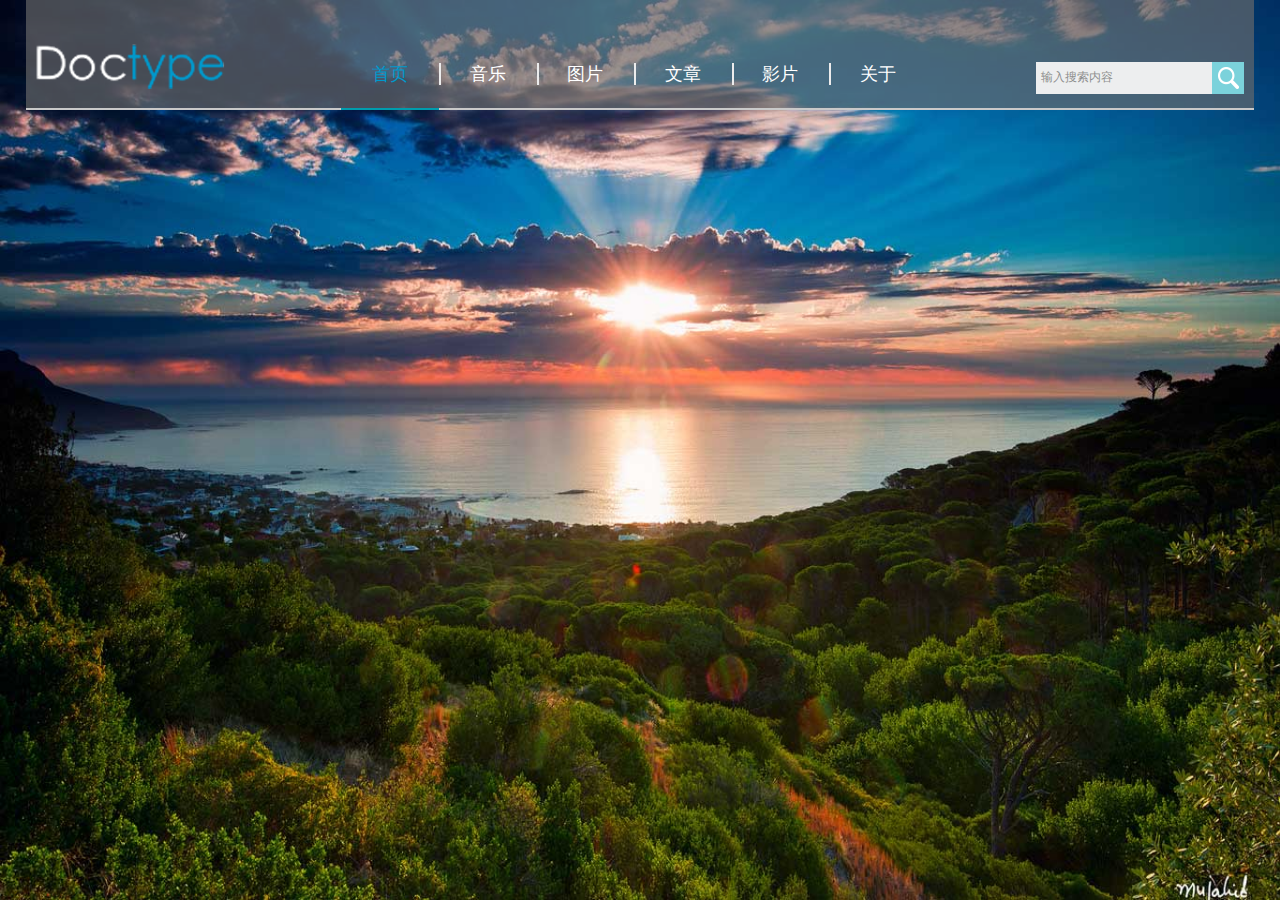
<file: header_nav/index.html>
<!DOCTYPE html>
<html>
<head>
	<title>横排NAV效果</title>
	<meta charset="utf-8">
    <link rel="stylesheet" type="text/css" href="css/style.css">
    <script type="text/javascript" src="js/jquery-1.9.1.min.js"></script>
</head>
<body>
<div id="bg">
    <img class="bg" id="bg_01" src="image/02.jpg">
    <img class="bg" id="bg_02" src="image/03.jpg">
    <img class="bg" id="bg_03" src="image/06.jpg">
    <!-- <div class="bg" id="bg_01">
    <div class="bg" id="bg_02">
    <div class="bg" id="bg_03"> -->
</div>
<div id="header" class="container">
    <div id="header_logo" ></div>
    <div id="header_nav">
       <ul id="header_menu_list">
           <li class="header_menu_list header_menu_list_checked header_menu_list_fi"><a href="">首页</a></li>
           <li class="header_menu_list"><span></span><a href="">音乐</a></li>
           <li class="header_menu_list"><span></span><a href="">图片</a></li>
           <li class="header_menu_list"><span></span><a href="">文章</a></li>
           <li class="header_menu_list"><span></span><a href="">影片</a></li>
           <li class="header_menu_list"><span></span><a href="">关于</a></li>
           <div class="clear"></div>
       </ul>
       <div id="header_menu_details">
            <div id="header_menu_details_box">
                <div id="header_menu_details_mask">
                    <div class="header_detail_container">
                        <div class="header_detail_box">
                            <div class="header_detail_img">
                                <div class="header_detail_imgCover"></div>
                            </div>
                            <p class="header_detail_title"><img src="image/nav_menu_arrow.png" alt="">示例文字</p>
                        </div>
                        <div class="header_detail_box">
                            <div class="header_detail_img">
                                <div class="header_detail_imgCover"></div>
                            </div>
                            <p class="header_detail_title"><img src="image/nav_menu_arrow.png" alt="">示例文字</p>
                        </div>
                        <div class="header_detail_box">
                            <div class="header_detail_img">
                                <div class="header_detail_imgCover"></div>
                            </div>
                            <p class="header_detail_title"><img src="image/nav_menu_arrow.png" alt="">示例文字</p>
                        </div>
                        <div class="header_detail_box">
                            <div class="header_detail_img">
                                <div class="header_detail_imgCover"></div>
                            </div>
                            <p class="header_detail_title"><img src="image/nav_menu_arrow.png" alt="">示例文字</p>
                        </div>
                        <div class="header_detail_box">
                            <div class="header_detail_img">
                                <div class="header_detail_imgCover"></div>
                            </div>
                            <p class="header_detail_title"><img src="image/nav_menu_arrow.png" alt="">示例文字</p>
                        </div>
                        <div class="clear"></div>
                    </div>
                    <div class="header_detail_container">
                        <div class="header_detail_box">
                            <div class="header_detail_img">
                                <div class="header_detail_imgCover"></div>
                            </div>
                            <p class="header_detail_title"><img src="image/nav_menu_arrow.png" alt="">示例文字</p>
                        </div>
                        <div class="header_detail_box">
                            <div class="header_detail_img">
                                <div class="header_detail_imgCover"></div>
                            </div>
                            <p class="header_detail_title"><img src="image/nav_menu_arrow.png" alt="">示例文字</p>
                        </div>
                        <div class="header_detail_box">
                            <div class="header_detail_img">
                                <div class="header_detail_imgCover"></div>
                            </div>
                            <p class="header_detail_title"><img src="image/nav_menu_arrow.png" alt="">示例文字</p>
                        </div>
                        <div class="header_detail_box">
                            <div class="header_detail_img">
                                <div class="header_detail_imgCover"></div>
                            </div>
                            <p class="header_detail_title"><img src="image/nav_menu_arrow.png" alt="">示例文字</p>
                        </div>
                        <div class="header_detail_box">
                            <div class="header_detail_img">
                                <div class="header_detail_imgCover"></div>
                            </div>
                            <p class="header_detail_title"><img src="image/nav_menu_arrow.png" alt="">示例文字</p>
                        </div>
                        <div class="clear"></div>
                    </div>
                    <div class="header_detail_container">
                        <div class="header_detail_box">
                            <div class="header_detail_img">
                                <div class="header_detail_imgCover"></div>
                            </div>
                            <p class="header_detail_title"><img src="image/nav_menu_arrow.png" alt="">示例文字</p>
                        </div>
                        <div class="header_detail_box">
                            <div class="header_detail_img">
                                <div class="header_detail_imgCover"></div>
                            </div>
                            <p class="header_detail_title"><img src="image/nav_menu_arrow.png" alt="">示例文字</p>
                        </div>
                        <div class="header_detail_box">
                            <div class="header_detail_img">
                                <div class="header_detail_imgCover"></div>
                            </div>
                            <p class="header_detail_title"><img src="image/nav_menu_arrow.png" alt="">示例文字</p>
                        </div>
                        <div class="header_detail_box">
                            <div class="header_detail_img">
                                <div class="header_detail_imgCover"></div>
                            </div>
                            <p class="header_detail_title"><img src="image/nav_menu_arrow.png" alt="">示例文字</p>
                        </div>
                        <div class="header_detail_box">
                            <div class="header_detail_img">
                                <div class="header_detail_imgCover"></div>
                            </div>
                            <p class="header_detail_title"><img src="image/nav_menu_arrow.png" alt="">示例文字</p>
                        </div>
                        <div class="clear"></div>
                    </div>
                    <div class="header_detail_container">
                        <div class="header_detail_box">
                            <div class="header_detail_img">
                                <div class="header_detail_imgCover"></div>
                            </div>
                            <p class="header_detail_title"><img src="image/nav_menu_arrow.png" alt="">示例文字</p>
                        </div>
                        <div class="header_detail_box">
                            <div class="header_detail_img">
                                <div class="header_detail_imgCover"></div>
                            </div>
                            <p class="header_detail_title"><img src="image/nav_menu_arrow.png" alt="">示例文字</p>
                        </div>
                        <div class="header_detail_box">
                            <div class="header_detail_img">
                                <div class="header_detail_imgCover"></div>
                            </div>
                            <p class="header_detail_title"><img src="image/nav_menu_arrow.png" alt="">示例文字</p>
                        </div>
                        <div class="header_detail_box">
                            <div class="header_detail_img">
                                <div class="header_detail_imgCover"></div>
                            </div>
                            <p class="header_detail_title"><img src="image/nav_menu_arrow.png" alt="">示例文字</p>
                        </div>
                        <div class="header_detail_box">
                            <div class="header_detail_img">
                                <div class="header_detail_imgCover"></div>
                            </div>
                            <p class="header_detail_title"><img src="image/nav_menu_arrow.png" alt="">示例文字</p>
                        </div>
                        <div class="clear"></div>
                    </div>
                    <div class="header_detail_container">
                        <div class="header_detail_box">
                            <div class="header_detail_img">
                                <div class="header_detail_imgCover"></div>
                            </div>
                            <p class="header_detail_title"><img src="image/nav_menu_arrow.png" alt="">示例文字</p>
                        </div>
                        <div class="header_detail_box">
                            <div class="header_detail_img">
                                <div class="header_detail_imgCover"></div>
                            </div>
                            <p class="header_detail_title"><img src="image/nav_menu_arrow.png" alt="">示例文字</p>
                        </div>
                        <div class="header_detail_box">
                            <div class="header_detail_img">
                                <div class="header_detail_imgCover"></div>
                            </div>
                            <p class="header_detail_title"><img src="image/nav_menu_arrow.png" alt="">示例文字</p>
                        </div>
                        <div class="header_detail_box">
                            <div class="header_detail_img">
                                <div class="header_detail_imgCover"></div>
                            </div>
                            <p class="header_detail_title"><img src="image/nav_menu_arrow.png" alt="">示例文字</p>
                        </div>
                        <div class="header_detail_box">
                            <div class="header_detail_img">
                                <div class="header_detail_imgCover"></div>
                            </div>
                            <p class="header_detail_title"><img src="image/nav_menu_arrow.png" alt="">示例文字</p>
                        </div>
                        <div class="clear"></div>
                    </div>
                    <div class="header_detail_container">
                        <div class="header_detail_box">
                            <div class="header_detail_img">
                                <div class="header_detail_imgCover"></div>
                            </div>
                            <p class="header_detail_title"><img src="image/nav_menu_arrow.png" alt="">示例文字</p>
                        </div>
                        <div class="header_detail_box">
                            <div class="header_detail_img">
                                <div class="header_detail_imgCover"></div>
                            </div>
                            <p class="header_detail_title"><img src="image/nav_menu_arrow.png" alt="">示例文字</p>
                        </div>
                        <div class="header_detail_box">
                            <div class="header_detail_img">
                                <div class="header_detail_imgCover"></div>
                            </div>
                            <p class="header_detail_title"><img src="image/nav_menu_arrow.png" alt="">示例文字</p>
                        </div>
                        <div class="header_detail_box">
                            <div class="header_detail_img">
                                <div class="header_detail_imgCover"></div>
                            </div>
                            <p class="header_detail_title"><img src="image/nav_menu_arrow.png" alt="">示例文字</p>
                        </div>
                        <div class="header_detail_box">
                            <div class="header_detail_img">
                                <div class="header_detail_imgCover"></div>
                            </div>
                            <p class="header_detail_title"><img src="image/nav_menu_arrow.png" alt="">示例文字</p>
                        </div>
                        <div class="clear"></div>
                    </div>
                    <div class="clear"></div>
                </div>
       </div>
       </div>
    </div>
    <div id="header_search">
        <input class="header_search_text" type="text" name="" id="header_search_text" value="输入搜索内容">
        <input class="header_search_subm" type="submit" value="">
    </div>
    <div class="clear"></div>
</div>


<script type="text/javascript" src="js/common.js"></script>
</body>
</html>
</file>
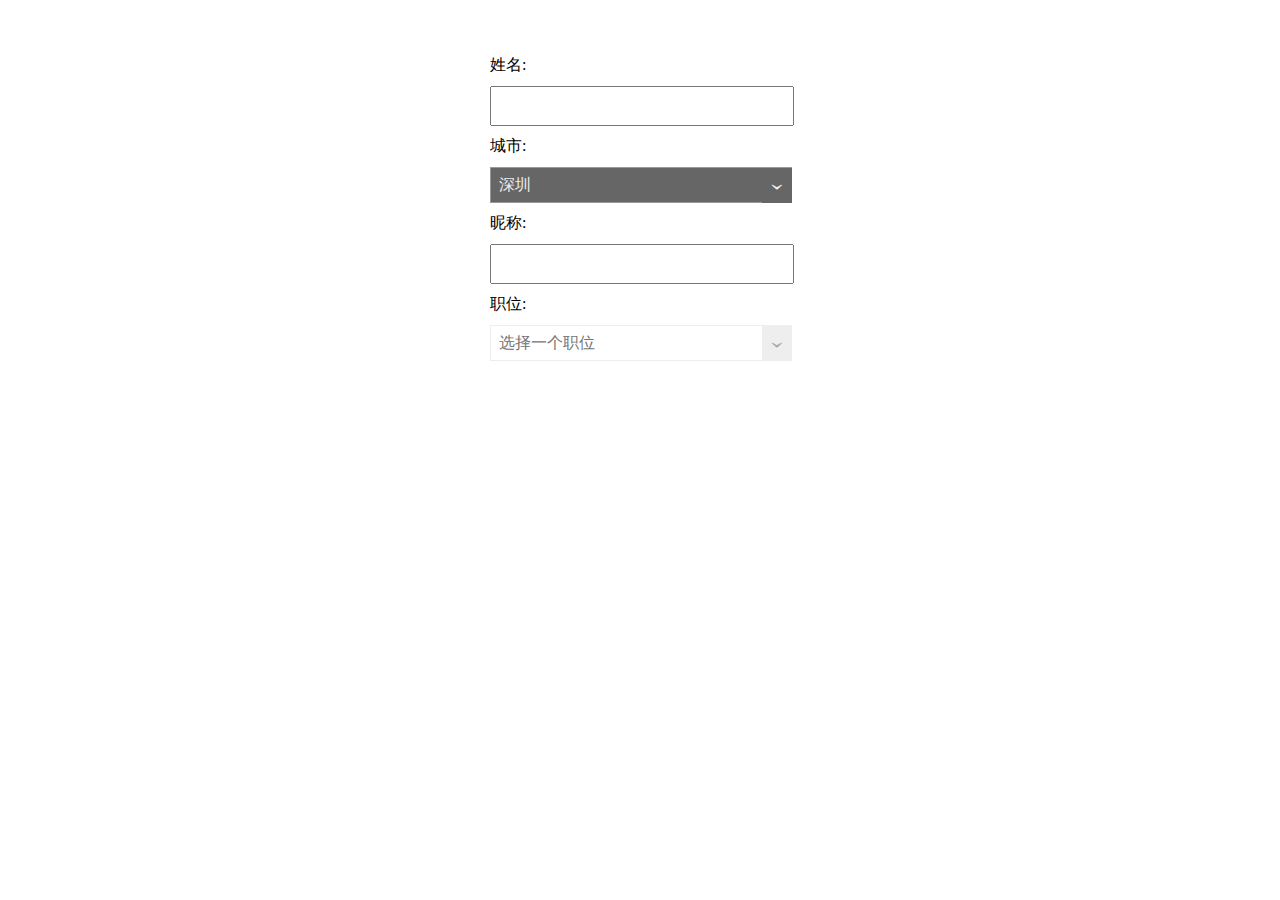
<file: js弹出式下拉列表框选择省市地区美化插件pickout.js/index.html>
<!doctype html>
<html lang="zh">
<head>
	<meta charset="UTF-8">
	<meta http-equiv="X-UA-Compatible" content="IE=edge,chrome=1"> 
	<meta name="viewport" content="width=device-width, initial-scale=1.0, maximum-scale=1.0">
	<title>js弹出式下拉列表框选择省市地区美化插件 - pickout </title>
 
	<style>
		*{padding:0;margin:0;}
		.content {
			margin:50px auto 0;
			width:300px;
			min-height: 500px;
		}

		.form-group {
			width:100%;
			float:left;
			margin:5px 0;
		}

		label{
			margin-bottom:10px;
			float:left;			
		}

		.field-input, select{
			width:calc(100% - 20px);
			float:left;
			padding:10px;
			font-family:inherit;
		}		

	</style>
	<link rel="stylesheet" href="css/pickout.css">
	<!--[if IE]>
		<script src="http://libs.useso.com/js/html5shiv/3.7/html5shiv.min.js"></script>
	<![endif]-->
</head>
<body>
	<div class="htmleaf-container">
		 
		<div class="content -bg">		
			<form action="#" method="post">
				<div class="form-group">
					<label for="name">姓名:</label>
					<input type="text" name="name" id="name" class="field-input">
				</div>			
				<div class="form-group">
					<label for="city">城市:</label>
					<select name="city" id="city" class="city pickout" placeholder="选择一个城市">
						<option data-icon="&spades;" value="bj">北京</option>
						<option data-icon="&clubs;" value="sh">上海</option>
						<option data-icon="&hearts;" value="gz">广州</option>
						<option selected data-icon="&diams;" value="sz">深圳</option>
						<option data-icon="&#9786;" value="xg">香港</option>
						<option data-icon="&#9792;" value="sjz">石家庄</option>
						<option data-icon="&#9794;" value="cd">成都</option>
					</select>			
				</div>
				<div class="form-group">
					<label for="name2">昵称:</label>
					<input type="text" name="name2" id="name2" class="field-input">			
				</div>
				<div class="form-group">
					<label for="state">职位:</label>
					<select name="state" id="state" class="state pickout" placeholder="选择一个职位">
						<option value="pe">项目经理</option>
						<option value="pb">工程师</option>
						<option value="ba">培训师</option>
						<option value="sp">项目策划</option>
						<option value="qd">前端开发</option>
					</select>			
				</div>		
			</form>
		</div>
		 
	</div>
	
	<script src="js/pickout.js"></script>
	<script>

		// Preparar o select
		//pickout.to('.pickout');
		pickout.to({
			el:'.city',
			theme: 'dark', 
			search: true
		});

		pickout.to({
			el:'.state',
			theme: 'clean',
		});

		// Caso o valor já venha do servidor, já atribui a seleção automaticamente
		pickout.updated('.city');
		
		
	</script>
</body>
</html>
</file>
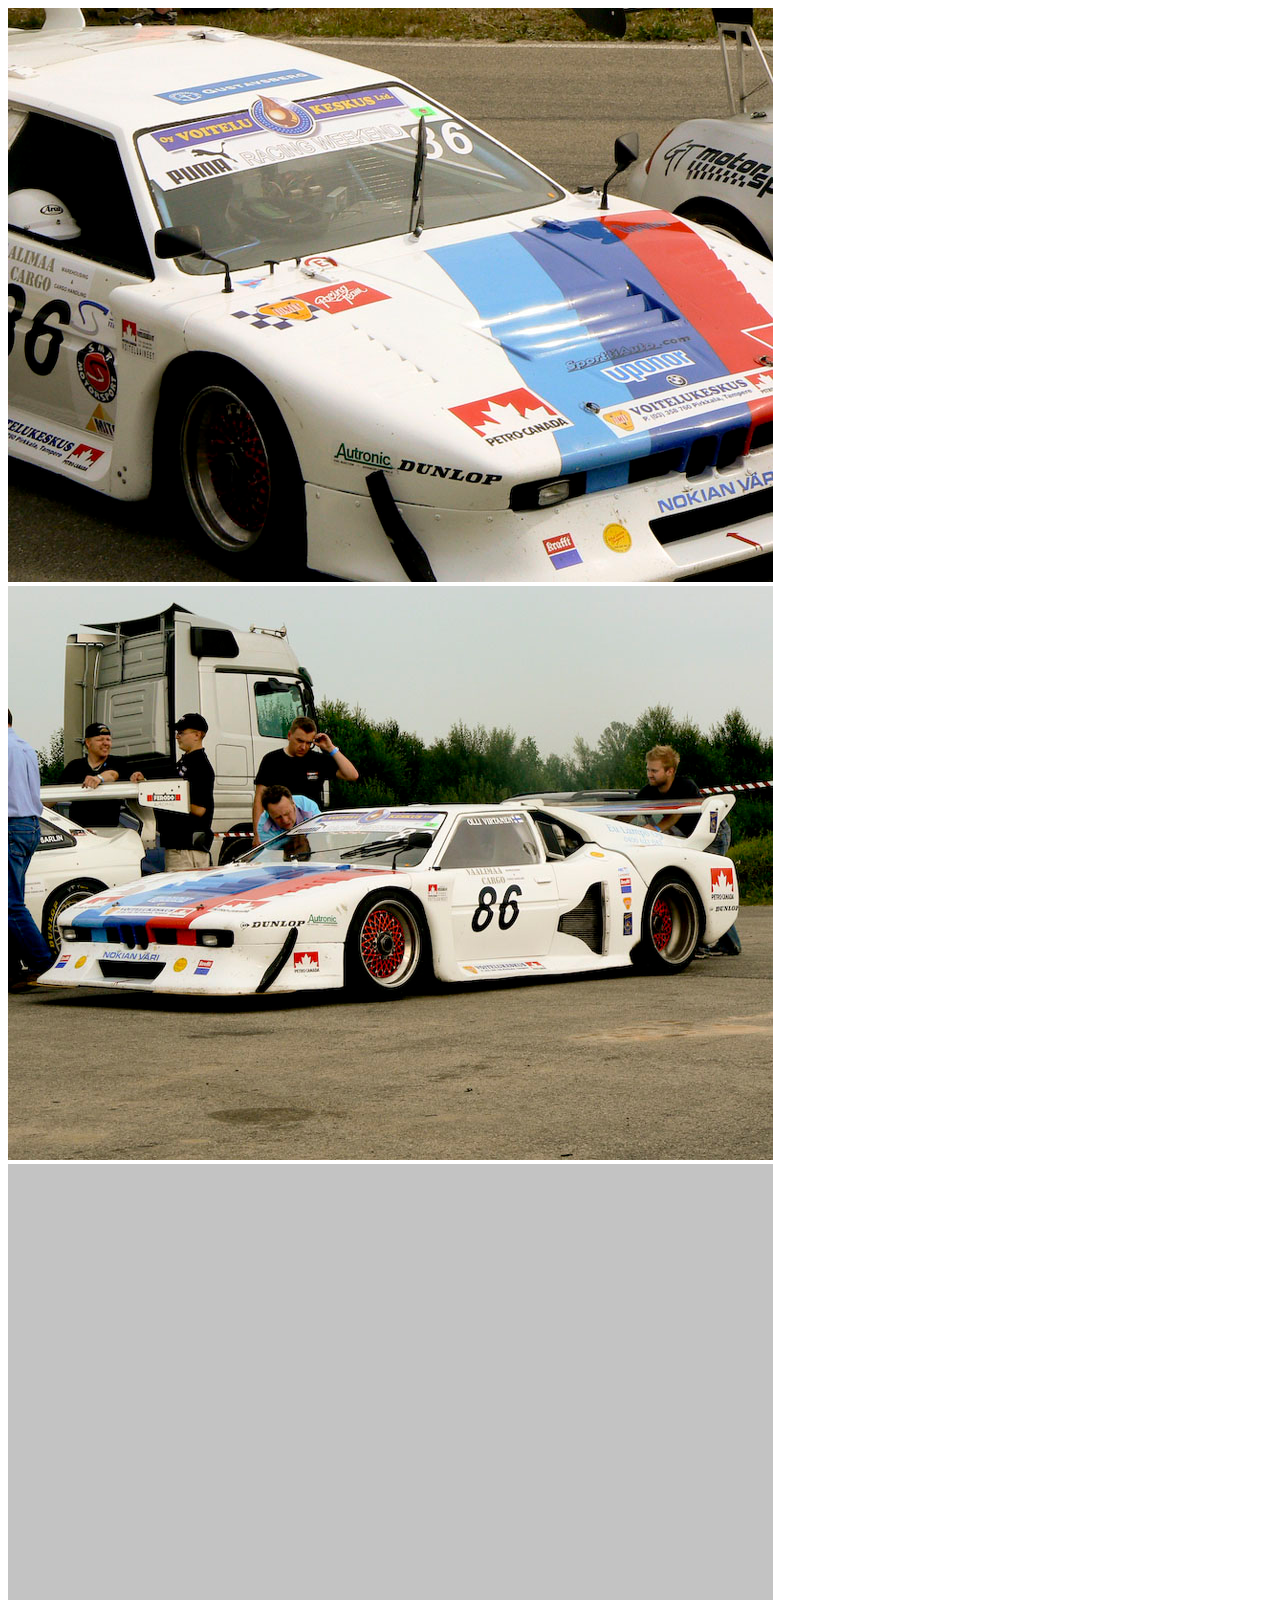
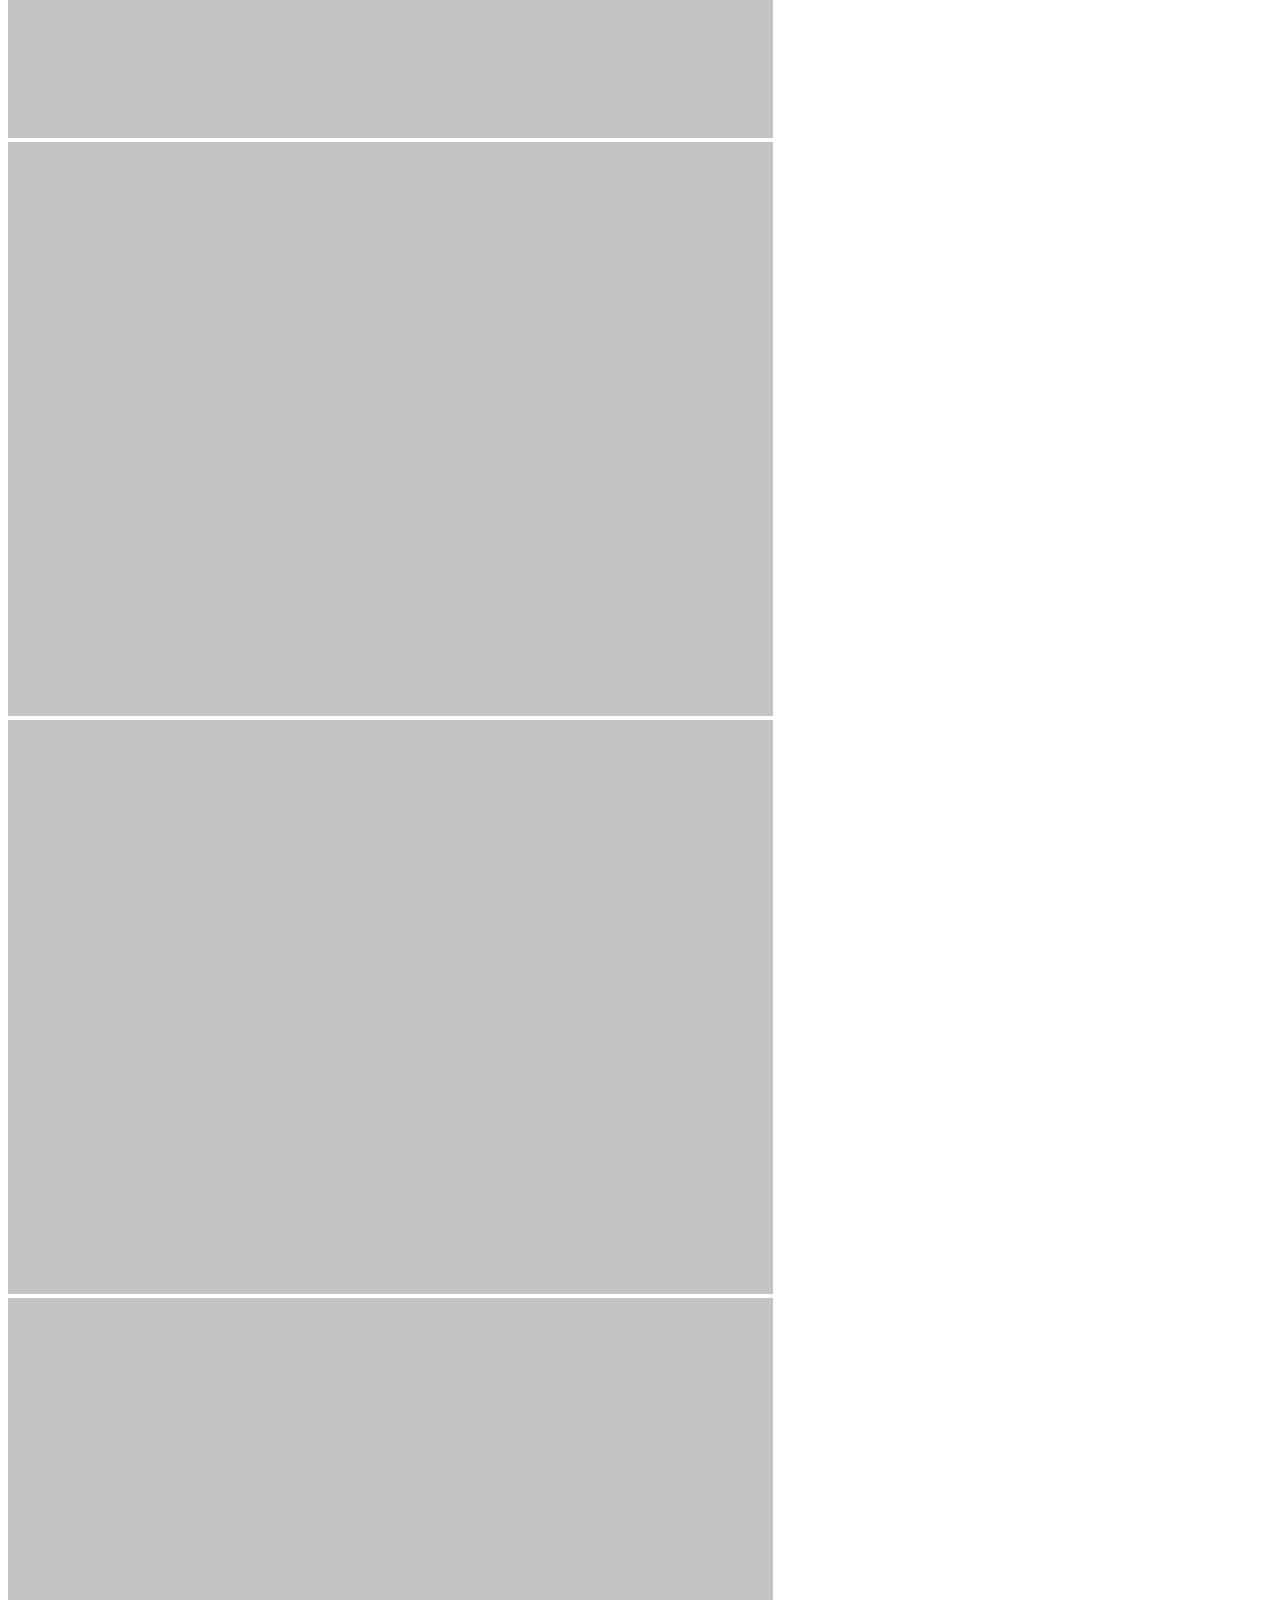
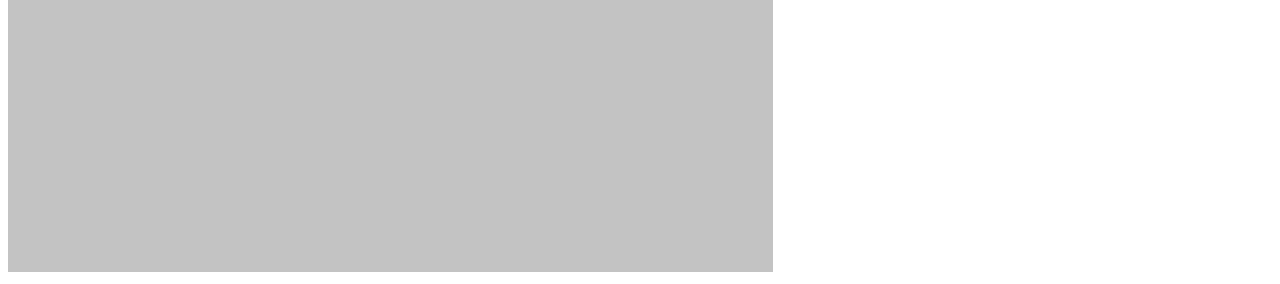
<file: lazyload/index.html>
<!doctype html>
<html>
<head>
<meta charset="utf-8">
<title>Lazy Load Enabled</title>
<!--[if lt IE 9]>
    <script src="html5shiv.js"></script>
<![endif]-->

</head>

<body>



<img class="lazy" data-original="img/bmw_m1_hood.jpg" width="765" height="574" alt="BMW M1 Hood">
<img class="lazy" data-original="img/bmw_m1_side.jpg" width="765" height="574" alt="BMW M1 Side">
<img class="lazy" data-original="img/viper_1.jpg" width="765" height="574" alt="Viper 1">
<img class="lazy" data-original="img/viper_corner.jpg" width="765" height="574" alt="Viper Corner">
<img class="lazy" data-original="img/bmw_m3_gt.jpg" width="765" height="574" alt="BMW M3 GT">
<img class="lazy" data-original="img/corvette_pitstop.jpg" width="765" height="574" alt="Corvette Pitstop">






<script src="jquery-1.11.0.min.js"></script>
<script src="jquery.lazyload.js?v=1.9.1"></script>

<script type="text/javascript" charset="utf-8">
  $(function() {
      $("img.lazy").lazyload({effect: "fadeIn"});
  });
</script>
<!--可删除-->
<script src="http://www.jq22.com/js/jq.js"></script>
<!--ecd 可删除-->

</body>
</html>
</file>
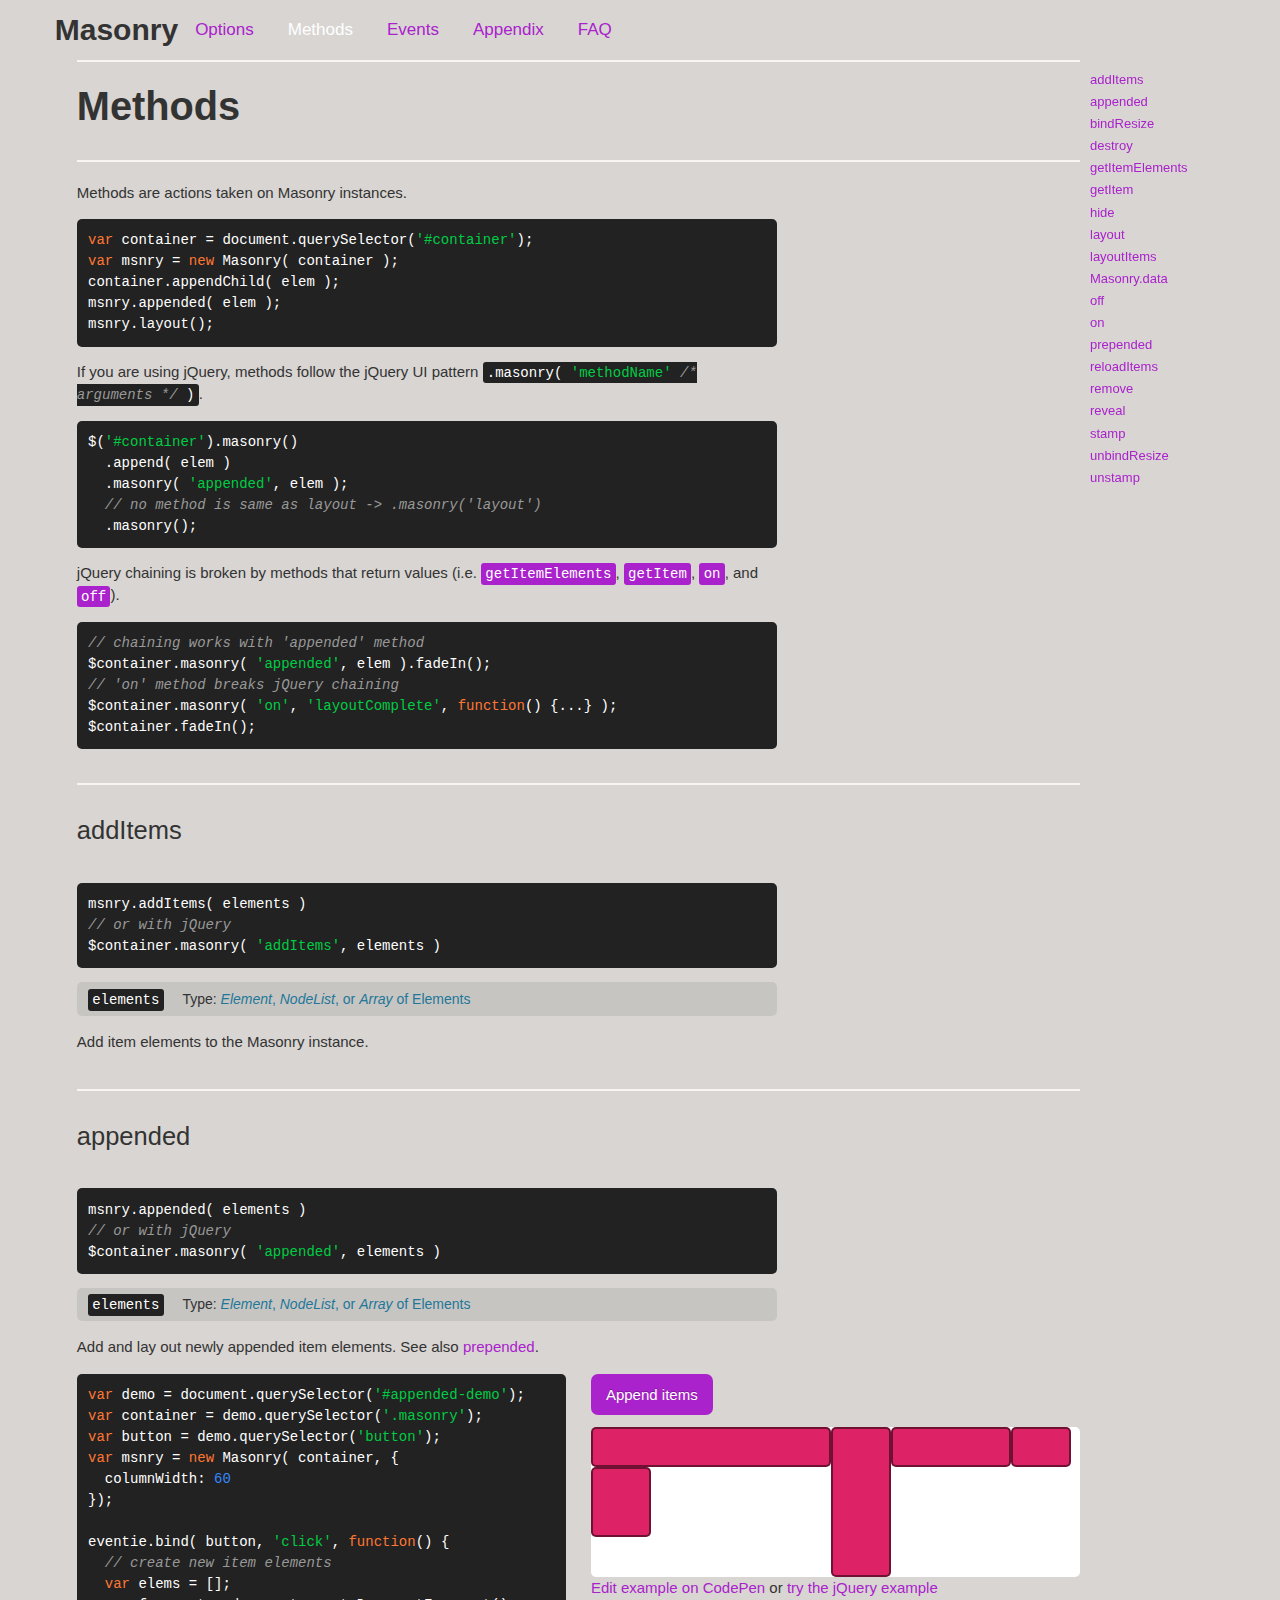
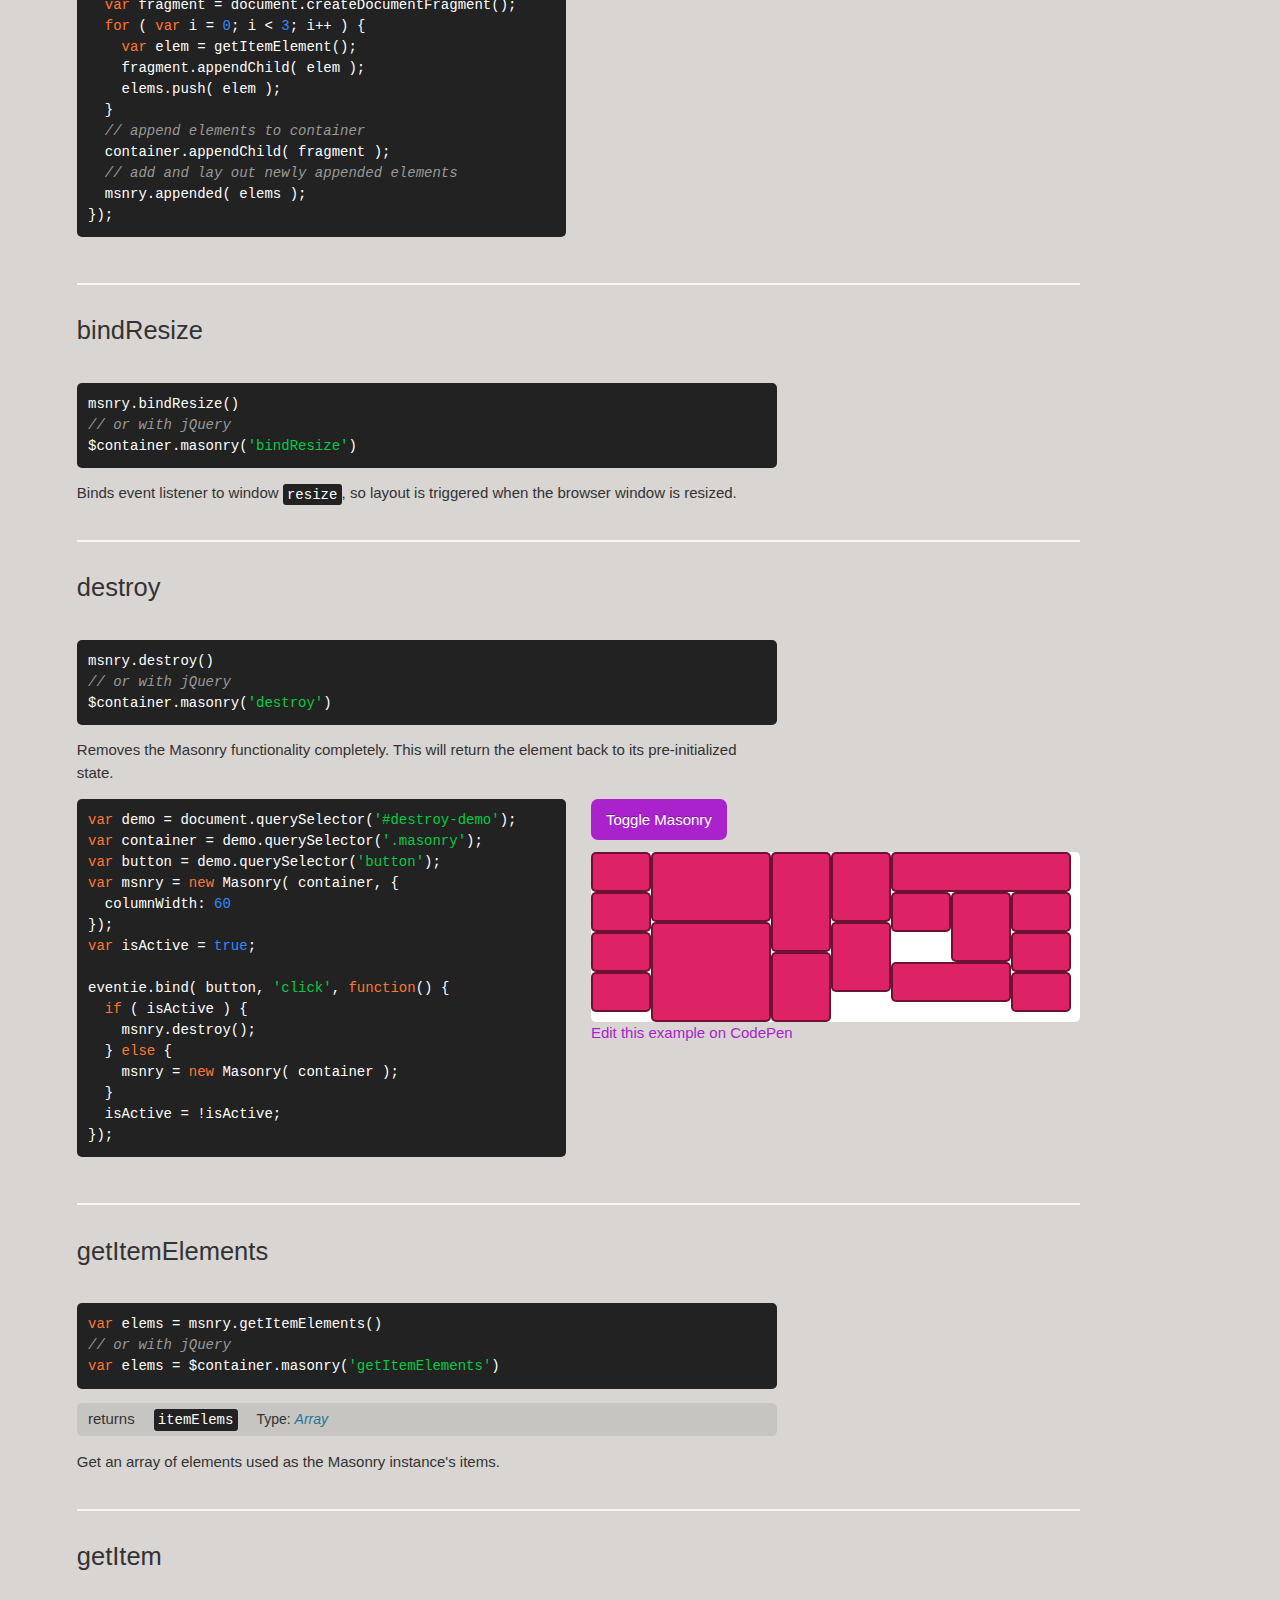
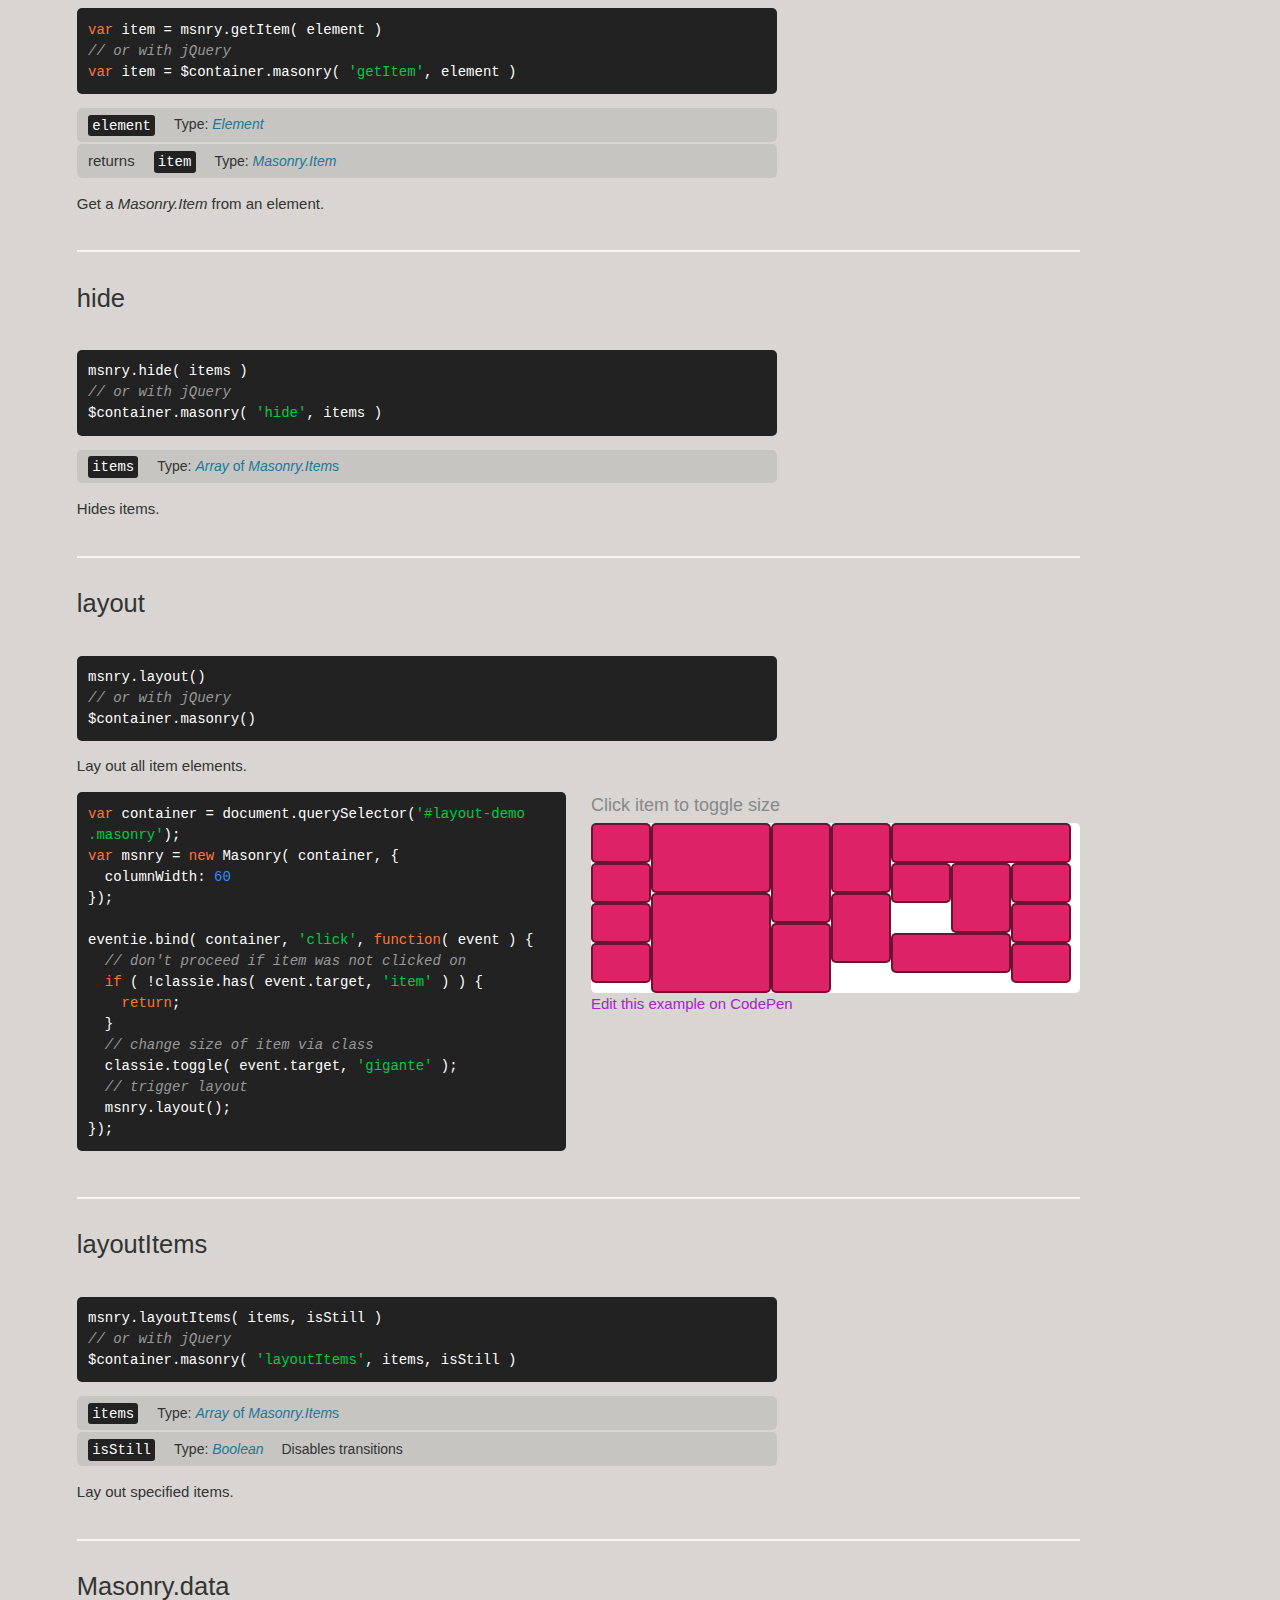
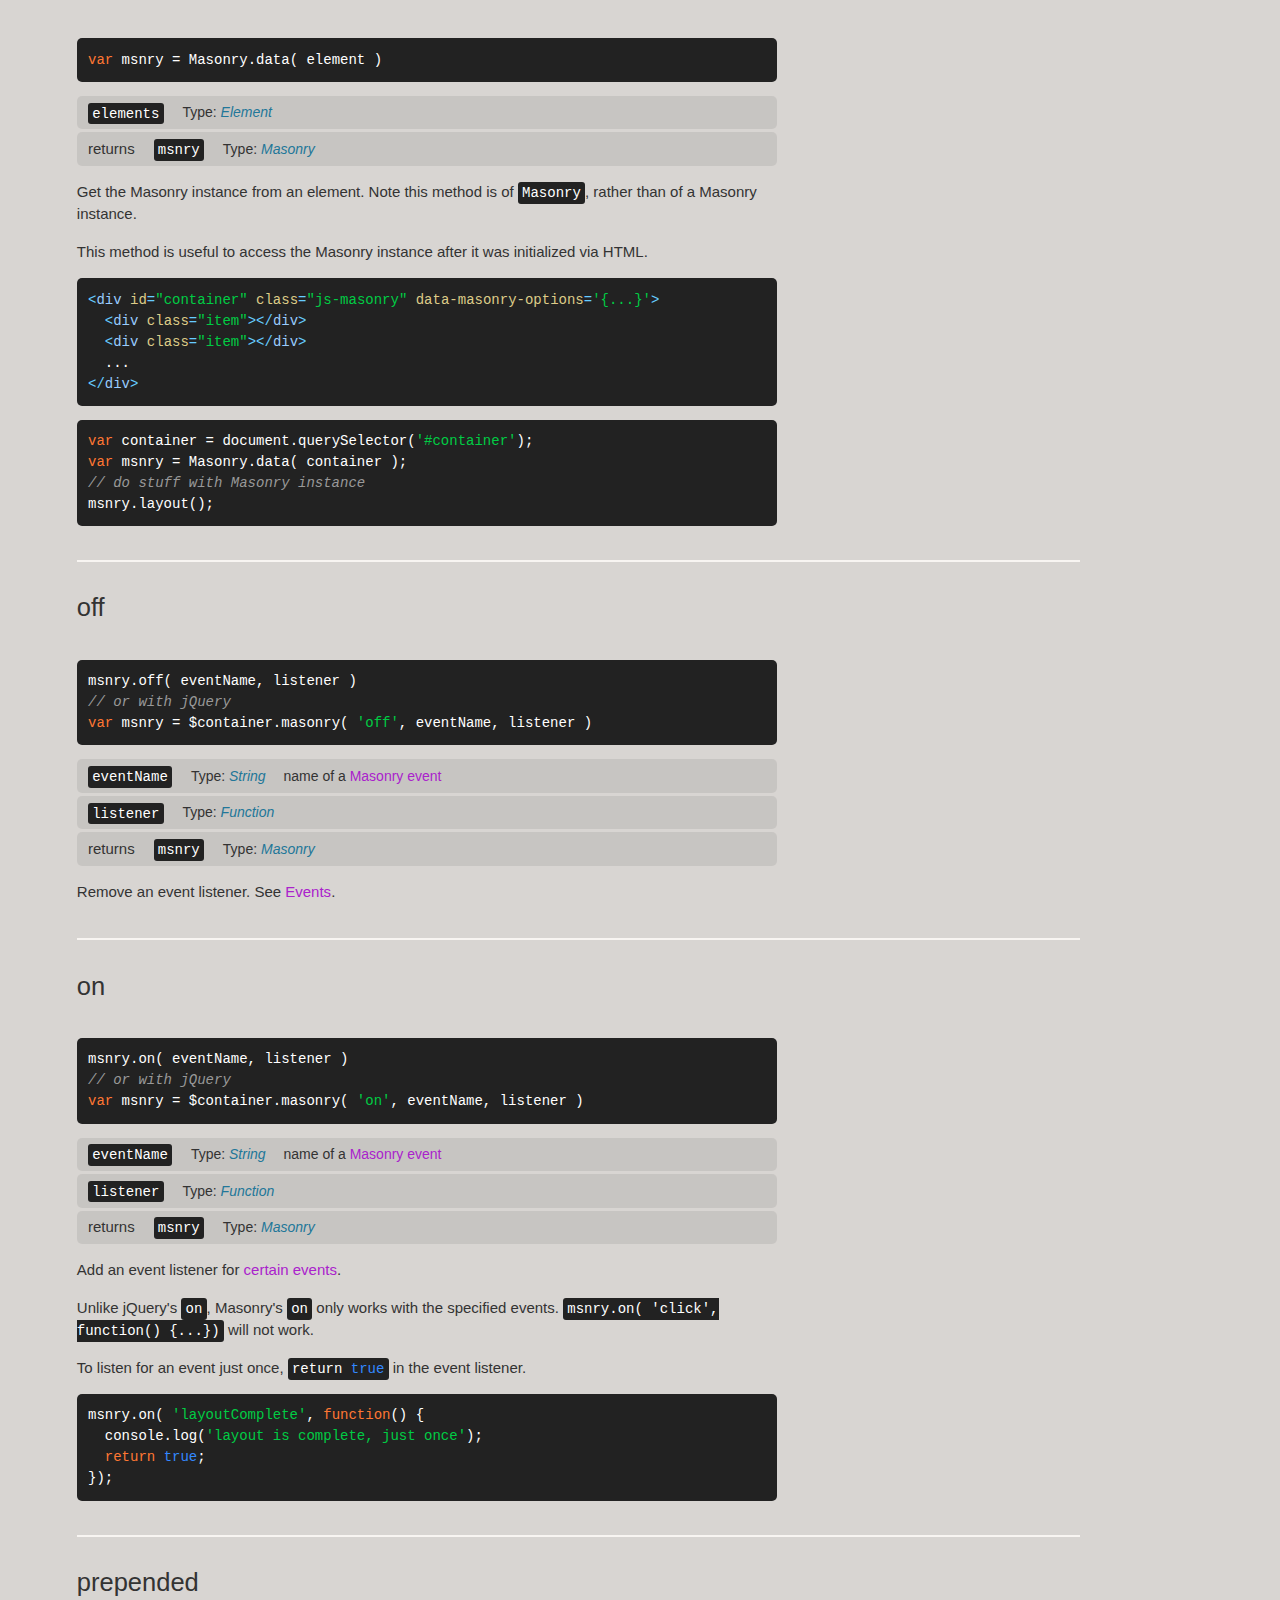
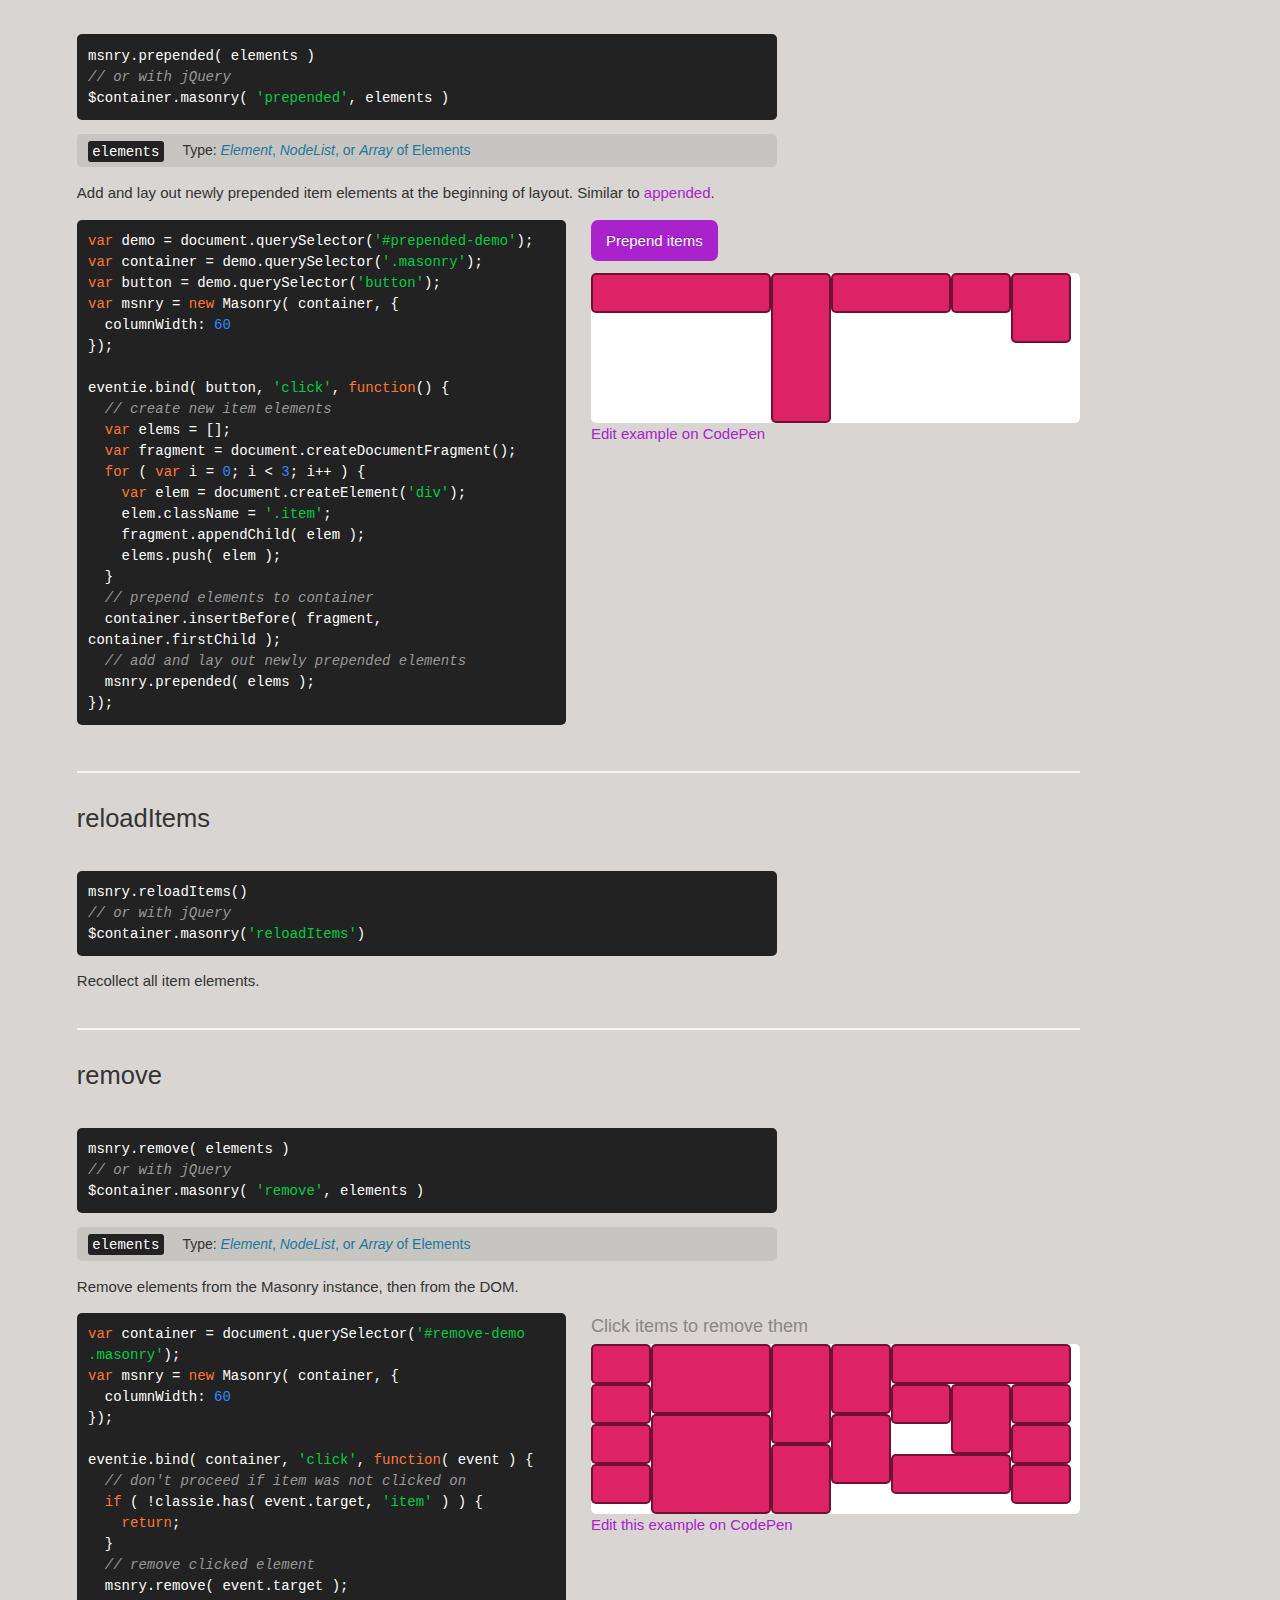
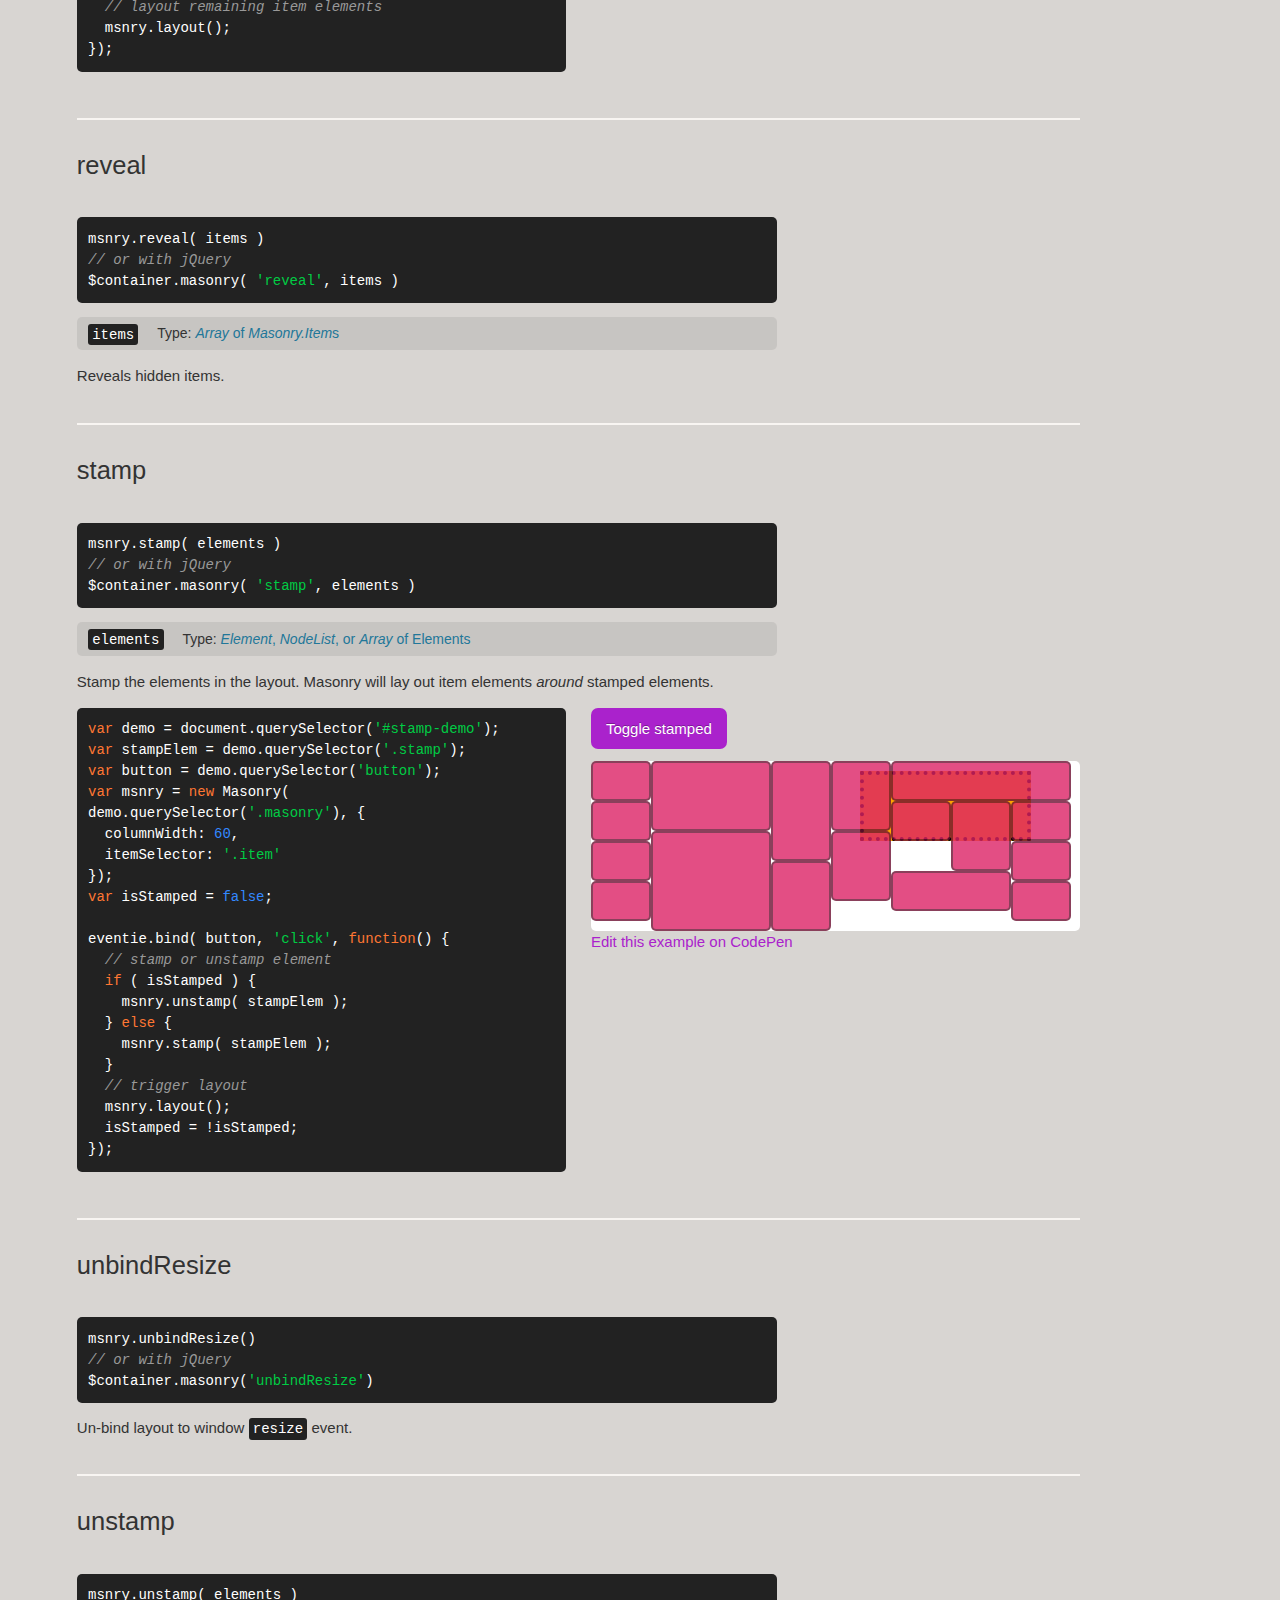
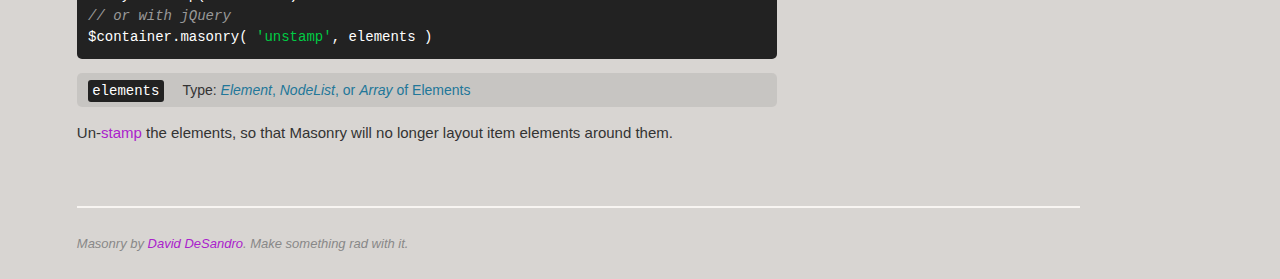
<file: masonry/index.html>
<!doctype html>
<!--[if lte IE 8]>     <html class="lt-ie9"> <![endif]-->
<!--[if gt IE 8]><!--> <html class=""> <!--<![endif]-->
<head>
  <meta charset="utf-8" />
  <meta http-equiv="X-UA-Compatible" content="IE=edge,chrome=1" />
  <meta name="viewport" content="width=device-width" />
  <meta name="description" content="Cascading grid layout library" />

  <title>Masonry Methods</title>



  
    <!-- DEV MODE - including each .css file -->
    
      <link rel="stylesheet" href="bower_components/normalize-css/normalize.css" />
    
      <link rel="stylesheet" href="css/base.css" />
    
      <link rel="stylesheet" href="css/code.css" />
    
      <link rel="stylesheet" href="css/demos.css" />
    
      <link rel="stylesheet" href="css/footer.css" />
    
      <link rel="stylesheet" href="css/hero.css" />
    
      <link rel="stylesheet" href="css/icons.css" />
    
      <link rel="stylesheet" href="css/index.css" />
    
      <link rel="stylesheet" href="css/layout.css" />
    
      <link rel="stylesheet" href="css/modules.css" />
    
      <link rel="stylesheet" href="css/site-nav.css" />
    
  

  
  <meta name="twitter:card" content="summary" />
  <meta name="twitter:site" content="@desandro" />
  <meta name="twitter:url" content="http://masonry.desandro.com/methods.html" />
  <meta name="twitter:title" content="Masonry Methods" />
  <meta name="twitter:description" content="Cascading grid layout library" />

  

</head>
<body class="methods-page" data-page="methods">

  <div id="site-nav">
    <div class="primary-content">
      <h1>Masonry</h1>
      <ol>
        <li class="nav-options"><a href="options.html">Options</a></li>
        <li class="nav-methods"><a href="methods.html">Methods</a></li>
        <li class="nav-events"><a href="events.html">Events</a></li>
        <li class="nav-appendix"><a href="appendix.html">Appendix</a></li>
        <li class="nav-faq"><a href="faq.html">FAQ</a></li>
      </ol>
    </div>
  </div>

  
  

  <div id="content">

    <div class="primary-content">
      
        <h1>Methods</h1>
        

      
      
        <ul id="page-nav">
          
            <li><a href="#additems">addItems</a></li>
          
            <li><a href="#appended">appended</a></li>
          
            <li><a href="#bindresize">bindResize</a></li>
          
            <li><a href="#destroy">destroy</a></li>
          
            <li><a href="#getitemelements">getItemElements</a></li>
          
            <li><a href="#getitem">getItem</a></li>
          
            <li><a href="#hide">hide</a></li>
          
            <li><a href="#layout">layout</a></li>
          
            <li><a href="#layoutitems">layoutItems</a></li>
          
            <li><a href="#masonry-data">Masonry.data</a></li>
          
            <li><a href="#off">off</a></li>
          
            <li><a href="#on">on</a></li>
          
            <li><a href="#prepended">prepended</a></li>
          
            <li><a href="#reloaditems">reloadItems</a></li>
          
            <li><a href="#remove">remove</a></li>
          
            <li><a href="#reveal">reveal</a></li>
          
            <li><a href="#stamp">stamp</a></li>
          
            <li><a href="#unbindresize">unbindResize</a></li>
          
            <li><a href="#unstamp">unstamp</a></li>
          
        </ul>
      
    </div>

    
    
<div class="primary-content">

<p>Methods are actions taken on Masonry instances.</p>

<pre><code class="js"><span class="keyword">var</span> container = document.querySelector(<span class="string">'#container'</span>);
<span class="keyword">var</span> msnry = <span class="keyword">new</span> Masonry( container );
container.appendChild( elem );
msnry.appended( elem );
msnry.layout();</code></pre>


<p>If you are using jQuery, methods follow the jQuery UI pattern <code>.masonry( <span class="string">'methodName'</span> <span class="comment">/* arguments */</span> )</code>.</p>

<pre><code class="js">$(<span class="string">'#container'</span>).masonry()
  .append( elem )
  .masonry( <span class="string">'appended'</span>, elem );
  <span class="comment">// no method is same as layout -&gt; .masonry('layout')</span>
  .masonry();</code></pre>


<p>jQuery chaining is broken by methods that return values (i.e. 
  <a href="#getitemelements"><code>getItemElements</code></a>,
  <a href="#getitem"><code>getItem</code></a>,
  <a href="#on"><code>on</code></a>, and
  <a href="#off"><code>off</code></a>).</p>

<pre><code class="js"><span class="comment">// chaining works with 'appended' method</span>
$container.masonry( <span class="string">'appended'</span>, elem ).fadeIn();
<span class="comment">// 'on' method breaks jQuery chaining</span>
$container.masonry( <span class="string">'on'</span>, <span class="string">'layoutComplete'</span>, <span class="keyword">function</span>() {...} );
$container.fadeIn();</code></pre>


</div><div class="primary-content">

<h2 id="additems">addItems</h2>

<pre><code class="js">msnry.addItems( elements )
<span class="comment">// or with jQuery</span>
$container.masonry( <span class="string">'addItems'</span>, elements )</code></pre>


<ul class="params">
  <li class="param">
    <h5 class="param-name param-bit"><code>elements</code></h5>
    <p class="type param-bit">
      <b>Type:</b>
      <span class="value">
        <i>Element</i>,
        <i>NodeList</i>, or
        <i>Array</i> of Elements
      </span>
    </p>
  </li>
</ul>

<p>Add item elements to the Masonry instance.</p>

</div><div class="primary-content">

<h2 id="appended">appended</h2>

<pre><code class="js">msnry.appended( elements )
<span class="comment">// or with jQuery</span>
$container.masonry( <span class="string">'appended'</span>, elements )</code></pre>


<ul class="params">
  <li class="param">
    <h5 class="param-name param-bit"><code>elements</code></h5>
    <p class="type param-bit">
      <b>Type:</b>
      <span class="value">
        <i>Element</i>,
        <i>NodeList</i>, or
        <i>Array</i> of Elements
      </span>
    </p>
  </li>
</ul>

<p>Add and lay out newly appended item elements. See also <a href="#prepended">prepended</a>.</p>

<div class="row example">
  <div class="cell example-code">
<pre><code class="js"><span class="keyword">var</span> demo = document.querySelector(<span class="string">'#appended-demo'</span>);
<span class="keyword">var</span> container = demo.querySelector(<span class="string">'.masonry'</span>);
<span class="keyword">var</span> button = demo.querySelector(<span class="string">'button'</span>);
<span class="keyword">var</span> msnry = <span class="keyword">new</span> Masonry( container, {
  columnWidth: <span class="number">60</span>
});

eventie.bind( button, <span class="string">'click'</span>, <span class="keyword">function</span>() {
  <span class="comment">// create new item elements</span>
  <span class="keyword">var</span> elems = [];
  <span class="keyword">var</span> fragment = document.createDocumentFragment();
  <span class="keyword">for</span> ( <span class="keyword">var</span> i = <span class="number">0</span>; i &lt; <span class="number">3</span>; i++ ) {
    <span class="keyword">var</span> elem = getItemElement();
    fragment.appendChild( elem );
    elems.push( elem );
  }
  <span class="comment">// append elements to container</span>
  container.appendChild( fragment );
  <span class="comment">// add and lay out newly appended elements</span>
  msnry.appended( elems );
});</code></pre>

  </div>
  <div id="appended-demo" class="cell demo">
    <button class="button">Append items</button>
    <div class="masonry">
      <div class="item w4"></div>
      <div class="item h4"></div>
      <div class="item w2"></div>
      <div class="item"></div>
      <div class="item h2"></div>
    </div>
    <p class="edit">
      <a href="http://codepen.io/desandro/pen/nhekz">Edit example on CodePen</a>
      or <a href="http://codepen.io/desandro/pen/kwALv">try the jQuery example</a>
    </p>
  </div>
</div>

</div><div class="primary-content">

<h2 id="bindresize">bindResize</h2>

<pre><code class="js">msnry.bindResize()
<span class="comment">// or with jQuery</span>
$container.masonry(<span class="string">'bindResize'</span>)</code></pre>


<p>Binds event listener to window <code>resize</code>, so layout is triggered when the browser window is resized.</p>

</div><div class="primary-content">

<h2 id="destroy">destroy</h2>

<pre><code class="js">msnry.destroy()
<span class="comment">// or with jQuery</span>
$container.masonry(<span class="string">'destroy'</span>)</code></pre>


<p>Removes the Masonry functionality completely. This will return the element back to its pre-initialized state.</p>

<div class="row example">
  <div class="cell example-code">
<pre><code class="js"><span class="keyword">var</span> demo = document.querySelector(<span class="string">'#destroy-demo'</span>);
<span class="keyword">var</span> container = demo.querySelector(<span class="string">'.masonry'</span>);
<span class="keyword">var</span> button = demo.querySelector(<span class="string">'button'</span>);
<span class="keyword">var</span> msnry = <span class="keyword">new</span> Masonry( container, {
  columnWidth: <span class="number">60</span>
});
<span class="keyword">var</span> isActive = <span class="literal">true</span>;

eventie.bind( button, <span class="string">'click'</span>, <span class="keyword">function</span>() {
  <span class="keyword">if</span> ( isActive ) {
    msnry.destroy();
  } <span class="keyword">else</span> {
    msnry = <span class="keyword">new</span> Masonry( container );
  }
  isActive = !isActive;
});</code></pre>

  </div>
  <div id="destroy-demo" class="cell demo">
    <button class="button">Toggle Masonry</button>
    <div class="masonry">
      <div class="item"></div>
<div class="item w2 h2"></div>
<div class="item h3"></div>
<div class="item h2"></div>
<div class="item w3"></div>
<div class="item"></div>
<div class="item"></div>
<div class="item h2"></div>
<div class="item w2 h3"></div>
<div class="item"></div>
<div class="item h2"></div>
<div class="item"></div>
<div class="item w2"></div>
<div class="item"></div>
<div class="item h2"></div>
<div class="item"></div>
<div class="item"></div>

    </div>
    <p class="edit"><a href="http://codepen.io/desandro/pen/EogCw">Edit this example on CodePen</a></p>
  </div>
</div>

</div><div class="primary-content">

<h2 id="getitemelements">getItemElements</h2>

<pre><code class="js"><span class="keyword">var</span> elems = msnry.getItemElements()
<span class="comment">// or with jQuery</span>
<span class="keyword">var</span> elems = $container.masonry(<span class="string">'getItemElements'</span>)</code></pre>


<ul class="params">
  <li class="param">
    <h5 class="param-name param-bit">returns</h5>
    <h5 class="param-name param-bit"><code>itemElems</code></h5>
    <p class="type param-bit">
      <b>Type:</b> <span class="value"><i>Array</i></span>
    </p>
  </li>
</ul>

<p>Get an array of elements used as the Masonry instance's items.</p>

</div><div class="primary-content">

<h2 id="getitem">getItem</h2>

<pre><code class="js"><span class="keyword">var</span> item = msnry.getItem( element )
<span class="comment">// or with jQuery</span>
<span class="keyword">var</span> item = $container.masonry( <span class="string">'getItem'</span>, element )</code></pre>


<ul class="params">
  <li class="param">
    <h5 class="param-name param-bit"><code>element</code></h5>
    <p class="type param-bit">
      <b>Type:</b> <span class="value"><i>Element</i></span>
    </p>
  </li>
  <li class="param">
    <h5 class="param-name param-bit">returns</h5>
    <h5 class="param-name param-bit"><code>item</code></h5>
    <p class="type param-bit">
      <b>Type:</b> <span class="value"><i>Masonry.Item</i></span>
    </p>
  </li>
</ul>

<p>Get a <i>Masonry.Item</i> from an element.</p>

</div><div class="primary-content">

<h2 id="hide">hide</h2>

<pre><code class="js">msnry.hide( items )
<span class="comment">// or with jQuery</span>
$container.masonry( <span class="string">'hide'</span>, items )</code></pre>


<ul class="params">
  <li class="param">
    <h5 class="param-name param-bit"><code>items</code></h5>
    <p class="type param-bit">
      <b>Type:</b>
      <span class="value">
        <i>Array</i> of <i>Masonry.Item</i>s
      </span>
    </p>
  </li>
</ul>

<p>Hides items.</p>

</div><div class="primary-content">

<h2 id="layout">layout</h2>

<pre><code class="js">msnry.layout()
<span class="comment">// or with jQuery</span>
$container.masonry()</code></pre>


<p>Lay out all item elements.</p>

<div class="row example">
  <div class="cell example-code">
<pre><code class="js"><span class="keyword">var</span> container = document.querySelector(<span class="string">'#layout-demo .masonry'</span>);
<span class="keyword">var</span> msnry = <span class="keyword">new</span> Masonry( container, {
  columnWidth: <span class="number">60</span>
});

eventie.bind( container, <span class="string">'click'</span>, <span class="keyword">function</span>( event ) {
  <span class="comment">// don't proceed if item was not clicked on</span>
  <span class="keyword">if</span> ( !classie.has( event.target, <span class="string">'item'</span> ) ) {
    <span class="keyword">return</span>;
  }
  <span class="comment">// change size of item via class</span>
  classie.toggle( event.target, <span class="string">'gigante'</span> );
  <span class="comment">// trigger layout</span>
  msnry.layout();
});</code></pre>

  </div>
  <div id="layout-demo" class="cell demo">
    <p class="instruction">Click item to toggle size</p>
    <div class="masonry clickable">
      <div class="item"></div>
<div class="item w2 h2"></div>
<div class="item h3"></div>
<div class="item h2"></div>
<div class="item w3"></div>
<div class="item"></div>
<div class="item"></div>
<div class="item h2"></div>
<div class="item w2 h3"></div>
<div class="item"></div>
<div class="item h2"></div>
<div class="item"></div>
<div class="item w2"></div>
<div class="item"></div>
<div class="item h2"></div>
<div class="item"></div>
<div class="item"></div>

    </div>
    <p class="edit"><a href="http://codepen.io/desandro/pen/vdkJn">Edit this example on CodePen</a></p>
  </div>
</div>

</div><div class="primary-content">

<h2 id="layoutitems">layoutItems</h2>

<pre><code class="js">msnry.layoutItems( items, isStill )
<span class="comment">// or with jQuery</span>
$container.masonry( <span class="string">'layoutItems'</span>, items, isStill )</code></pre>


<ul class="params">
  <li class="param">
    <h5 class="param-name param-bit"><code>items</code></h5>
    <p class="type param-bit">
      <b>Type:</b> <span class="value"><i>Array</i> of <i>Masonry.Item</i>s</span>
    </p>
  </li>
  <li class="param">
    <h5 class="param-name param-bit"><code>isStill</code></h5>
    <p class="type param-bit">
      <b>Type:</b> <span class="value"><i>Boolean</i>
    </p>
    <p class="description param-bit">Disables transitions</p>
  </li>
</ul>

<p>Lay out specified items.</p>

</div><div class="primary-content">

<h2 id="masonry-data">Masonry.data</h2>

<pre><code class="js"><span class="keyword">var</span> msnry = Masonry.data( element )</code></pre>


<ul class="params">
  <li class="param">
    <h5 class="param-name param-bit"><code>elements</code></h5>
    <p class="type param-bit">
      <b>Type:</b> <span class="value"><i>Element</i></span>
    </p>
  </li>
  <li class="param">
    <h5 class="param-name param-bit">returns</h5>
    <p class="param-name param-bit"><code>msnry</code></p>
    <p class="type param-bit">
      <b>Type:</b> <span class="value"><i>Masonry</i></span>
    </p>
  </li>
</ul>

<p>Get the Masonry instance from an element. Note this method is of <code>Masonry</code>, rather than of a Masonry instance.</p>

<p>This method is useful to access the Masonry instance after it was initialized via HTML.</p>

<pre><code class="html"><span class="tag">&lt;<span class="title">div</span> <span class="attribute">id</span>=<span class="value">"container"</span> <span class="attribute">class</span>=<span class="value">"js-masonry"</span> <span class="attribute">data-masonry-options</span>=<span class="value">'{...}'</span>&gt;</span>
  <span class="tag">&lt;<span class="title">div</span> <span class="attribute">class</span>=<span class="value">"item"</span>&gt;</span><span class="tag">&lt;/<span class="title">div</span>&gt;</span>
  <span class="tag">&lt;<span class="title">div</span> <span class="attribute">class</span>=<span class="value">"item"</span>&gt;</span><span class="tag">&lt;/<span class="title">div</span>&gt;</span>
  ...
<span class="tag">&lt;/<span class="title">div</span>&gt;</span></code></pre>

<pre><code class="js"><span class="keyword">var</span> container = document.querySelector(<span class="string">'#container'</span>);
<span class="keyword">var</span> msnry = Masonry.data( container );
<span class="comment">// do stuff with Masonry instance</span>
msnry.layout();</code></pre>


</div><div class="primary-content">

<h2 id="off">off</h2>

<pre><code class="js">msnry.off( eventName, listener )
<span class="comment">// or with jQuery</span>
<span class="keyword">var</span> msnry = $container.masonry( <span class="string">'off'</span>, eventName, listener )</code></pre>


<ul class="params">
  <li class="param">
    <h5 class="param-name param-bit"><code>eventName</code></h5>
    <p class="type param-bit">
      <b>Type:</b> <span class="value"><i>String</i></span>
    </p>
    <p class="description param-bit">name of a <a href="events.html">Masonry event</a></p>
  </li>
  <li class="param">
    <h5 class="param-name param-bit"><code>listener</code></h5>
    <p class="type param-bit">
      <b>Type:</b> <span class="value"><i>Function</i>
    </p>
  </li>
  <li class="param">
    <h5 class="param-name param-bit">returns</h5>
    <p class="param-name param-bit"><code>msnry</code></p>
    <p class="type param-bit">
      <b>Type:</b> <span class="value"><i>Masonry</i></span>
    </p>
  </li>
</ul>

<p>Remove an event listener. See <a href="events.html">Events</a>.</p>

</div><div class="primary-content">

<h2 id="on">on</h2>

<pre><code class="js">msnry.on( eventName, listener )
<span class="comment">// or with jQuery</span>
<span class="keyword">var</span> msnry = $container.masonry( <span class="string">'on'</span>, eventName, listener )</code></pre>


<ul class="params">
  <li class="param">
    <h5 class="param-name param-bit"><code>eventName</code></h5>
    <p class="type param-bit">
      <b>Type:</b> <span class="value"><i>String</i></span>
    </p>
    <p class="description param-bit">name of a <a href="events.html">Masonry event</a></p>
  </li>
  <li class="param">
    <h5 class="param-name param-bit"><code>listener</code></h5>
    <p class="type param-bit">
      <b>Type:</b> <span class="value"><i>Function</i>
    </p>
  </li>
  <li class="param">
    <h5 class="param-name param-bit">returns</h5>
    <p class="param-name param-bit"><code>msnry</code></p>
    <p class="type param-bit">
      <b>Type:</b> <span class="value"><i>Masonry</i></span>
    </p>
  </li>
</ul>

<p>Add an event listener for <a href="events.html">certain events</a>.</p>

<p>Unlike jQuery's <code>on</code>, Masonry's <code>on</code> only works with the specified events. <code>msnry.on( 'click', function() {...})</code> will not work.</p>

<p>To listen for an event just once, <code>return <span class="literal">true</span></code> in the event listener.</p>

<pre><code class="js">msnry.on( <span class="string">'layoutComplete'</span>, <span class="keyword">function</span>() {
  console.log(<span class="string">'layout is complete, just once'</span>);
  <span class="keyword">return</span> <span class="literal">true</span>;
});</code></pre>


</div><div class="primary-content">

<h2 id="prepended">prepended</h2>

<pre><code class="js">msnry.prepended( elements )
<span class="comment">// or with jQuery</span>
$container.masonry( <span class="string">'prepended'</span>, elements )</code></pre>


<ul class="params">
  <li class="param">
    <h5 class="param-name param-bit"><code>elements</code></h5>
    <p class="type param-bit">
      <b>Type:</b>
      <span class="value">
        <i>Element</i>,
        <i>NodeList</i>, or
        <i>Array</i> of Elements
      </span>
    </p>
  </li>
</ul>

<p>Add and lay out newly prepended item elements at the beginning of layout. Similar to <a href="#appended">appended</a>.</p>

<div class="row example">
  <div class="cell example-code">
<pre><code class="js"><span class="keyword">var</span> demo = document.querySelector(<span class="string">'#prepended-demo'</span>);
<span class="keyword">var</span> container = demo.querySelector(<span class="string">'.masonry'</span>);
<span class="keyword">var</span> button = demo.querySelector(<span class="string">'button'</span>);
<span class="keyword">var</span> msnry = <span class="keyword">new</span> Masonry( container, {
  columnWidth: <span class="number">60</span>
});

eventie.bind( button, <span class="string">'click'</span>, <span class="keyword">function</span>() {
  <span class="comment">// create new item elements</span>
  <span class="keyword">var</span> elems = [];
  <span class="keyword">var</span> fragment = document.createDocumentFragment();
  <span class="keyword">for</span> ( <span class="keyword">var</span> i = <span class="number">0</span>; i &lt; <span class="number">3</span>; i++ ) {
    <span class="keyword">var</span> elem = document.createElement(<span class="string">'div'</span>);
    elem.className = <span class="string">'.item'</span>;
    fragment.appendChild( elem );
    elems.push( elem );
  }
  <span class="comment">// prepend elements to container</span>
  container.insertBefore( fragment, container.firstChild );
  <span class="comment">// add and lay out newly prepended elements</span>
  msnry.prepended( elems );
});</code></pre>

  </div>
  <div id="prepended-demo" class="cell demo">
    <button class="button">Prepend items</button>
    <div class="masonry">
      <div class="item w3"></div>
      <div class="item h4"></div>
      <div class="item w2"></div>
      <div class="item"></div>
      <div class="item h2"></div>
    </div>
    <p class="edit"><a href="http://codepen.io/desandro/pen/vilFn">Edit example on CodePen</a></p>
  </div>
</div>

</div><div class="primary-content">

<h2 id="reloaditems">reloadItems</h2>

<pre><code class="js">msnry.reloadItems()
<span class="comment">// or with jQuery</span>
$container.masonry(<span class="string">'reloadItems'</span>)</code></pre>


<p>Recollect all item elements.</p>

</div><div class="primary-content">

<h2 id="remove">remove</h2>

<pre><code class="js">msnry.remove( elements )
<span class="comment">// or with jQuery</span>
$container.masonry( <span class="string">'remove'</span>, elements )</code></pre>


<ul class="params">
  <li class="param">
    <h5 class="param-name param-bit"><code>elements</code></h5>
    <p class="type param-bit">
      <b>Type:</b>
      <span class="value">
        <i>Element</i>,
        <i>NodeList</i>, or
        <i>Array</i> of Elements
      </span>
    </p>
  </li>
</ul>

<p>Remove elements from the Masonry instance, then from the DOM.</p>

<div class="row example">
  <div class="cell example-code">
<pre><code class="js"><span class="keyword">var</span> container = document.querySelector(<span class="string">'#remove-demo .masonry'</span>);
<span class="keyword">var</span> msnry = <span class="keyword">new</span> Masonry( container, {
  columnWidth: <span class="number">60</span>
});

eventie.bind( container, <span class="string">'click'</span>, <span class="keyword">function</span>( event ) {
  <span class="comment">// don't proceed if item was not clicked on</span>
  <span class="keyword">if</span> ( !classie.has( event.target, <span class="string">'item'</span> ) ) {
    <span class="keyword">return</span>;
  }
  <span class="comment">// remove clicked element</span>
  msnry.remove( event.target );
  <span class="comment">// layout remaining item elements</span>
  msnry.layout();
});</code></pre>

  </div>
  <div id="remove-demo" class="cell demo">
    <p class="instruction">Click items to remove them</p>
    <div class="masonry clickable">
      <div class="item"></div>
<div class="item w2 h2"></div>
<div class="item h3"></div>
<div class="item h2"></div>
<div class="item w3"></div>
<div class="item"></div>
<div class="item"></div>
<div class="item h2"></div>
<div class="item w2 h3"></div>
<div class="item"></div>
<div class="item h2"></div>
<div class="item"></div>
<div class="item w2"></div>
<div class="item"></div>
<div class="item h2"></div>
<div class="item"></div>
<div class="item"></div>

    </div>
    <p class="edit"><a href="http://codepen.io/desandro/pen/IBJeq">Edit this example on CodePen</a></p>
  </div>
</div>

</div><div class="primary-content">

<h2 id="reveal">reveal</h2>

<pre><code class="js">msnry.reveal( items )
<span class="comment">// or with jQuery</span>
$container.masonry( <span class="string">'reveal'</span>, items )</code></pre>


<ul class="params">
  <li class="param">
    <h5 class="param-name param-bit"><code>items</code></h5>
    <p class="type param-bit">
      <b>Type:</b>
      <span class="value">
        <i>Array</i> of <i>Masonry.Item</i>s
      </span>
    </p>
  </li>
</ul>

<p>Reveals hidden items.</p>

</div><div class="primary-content">

<h2 id="stamp">stamp</h2>

<pre><code class="js">msnry.stamp( elements )
<span class="comment">// or with jQuery</span>
$container.masonry( <span class="string">'stamp'</span>, elements )</code></pre>


<ul class="params">
  <li class="param">
    <h5 class="param-name param-bit"><code>elements</code></h5>
    <p class="type param-bit">
      <b>Type:</b>
      <span class="value">
        <i>Element</i>,
        <i>NodeList</i>, or
        <i>Array</i> of Elements
      </span>
    </p>
  </li>
</ul>

<p>Stamp the elements in the layout. Masonry will lay out item elements <em>around</em> stamped elements.</p>

<div class="row example">
  <div class="cell example-code">
<pre><code class="js"><span class="keyword">var</span> demo = document.querySelector(<span class="string">'#stamp-demo'</span>);
<span class="keyword">var</span> stampElem = demo.querySelector(<span class="string">'.stamp'</span>);
<span class="keyword">var</span> button = demo.querySelector(<span class="string">'button'</span>);
<span class="keyword">var</span> msnry = <span class="keyword">new</span> Masonry( demo.querySelector(<span class="string">'.masonry'</span>), {
  columnWidth: <span class="number">60</span>,
  itemSelector: <span class="string">'.item'</span>
});
<span class="keyword">var</span> isStamped = <span class="literal">false</span>;

eventie.bind( button, <span class="string">'click'</span>, <span class="keyword">function</span>() {
  <span class="comment">// stamp or unstamp element</span>
  <span class="keyword">if</span> ( isStamped ) {
    msnry.unstamp( stampElem );
  } <span class="keyword">else</span> {
    msnry.stamp( stampElem );
  }
  <span class="comment">// trigger layout</span>
  msnry.layout();
  isStamped = !isStamped;
});</code></pre>

  </div>
  <div id="stamp-demo" class="cell demo">
    <button class="button">Toggle stamped</button>
    <div class="masonry has-stamp">
      <div class="stamp"></div>
      <div class="item"></div>
<div class="item w2 h2"></div>
<div class="item h3"></div>
<div class="item h2"></div>
<div class="item w3"></div>
<div class="item"></div>
<div class="item"></div>
<div class="item h2"></div>
<div class="item w2 h3"></div>
<div class="item"></div>
<div class="item h2"></div>
<div class="item"></div>
<div class="item w2"></div>
<div class="item"></div>
<div class="item h2"></div>
<div class="item"></div>
<div class="item"></div>

    </div>
    <p class="edit"><a href="http://codepen.io/desandro/pen/wKpjs">Edit this example on CodePen</a></p>
  </div>
</div>

</div><div class="primary-content">

<h2 id="unbindresize">unbindResize</h2>

<pre><code class="js">msnry.unbindResize()
<span class="comment">// or with jQuery</span>
$container.masonry(<span class="string">'unbindResize'</span>)</code></pre>


<p>Un-bind layout to window <code>resize</code> event.</p>

</div><div class="primary-content">

<h2 id="unstamp">unstamp</h2>

<pre><code class="js">msnry.unstamp( elements )
<span class="comment">// or with jQuery</span>
$container.masonry( <span class="string">'unstamp'</span>, elements )</code></pre>


<ul class="params">
  <li class="param">
    <h5 class="param-name param-bit"><code>elements</code></h5>
    <p class="type param-bit">
      <b>Type:</b>
      <span class="value">
        <i>Element</i>,
        <i>NodeList</i>, or
        <i>Array</i> of Elements
      </span>
    </p>
  </li>
</ul>

<p>Un-<a href="#stamp">stamp</a> the elements, so that Masonry will no longer layout item elements around them.</p>

</div>


  </div>

  <div id="footer">
    <div class="primary-content">
      Masonry by <a href="http://desandro.com">David DeSandro</a>. Make something rad with it.
    </div>
  </div>

<!-- Masonry does NOT require jQuery.
     jQuery is only used to demonstrate Masonry as a jQuery plugin -->
<script src="http://www.jq22.com/jquery/1.11.1/jquery.min.js"></script>



  <!-- DEV MODE - including each .js file -->
  
    <script src="bower_components/classie/classie.js"></script>
  
    <script src="bower_components/eventie/eventie.js"></script>
  
    <script src="bower_components/doc-ready/doc-ready.js"></script>
  
    <script src="bower_components/get-style-property/get-style-property.js"></script>
  
    <script src="bower_components/eventEmitter/EventEmitter.js"></script>
  
    <script src="bower_components/imagesloaded/imagesloaded.js"></script>
  
    <script src="bower_components/jquery-bridget/jquery.bridget.js"></script>
  
    <script src="bower_components/get-size/get-size.js"></script>
  
    <script src="bower_components/matches-selector/matches-selector.js"></script>
  
    <script src="bower_components/outlayer/item.js"></script>
  
    <script src="bower_components/outlayer/outlayer.js"></script>
  
    <script src="bower_components/masonry/masonry.js"></script>
  
    <script src="js/controller.js"></script>
  
    <script src="js/pages/events.js"></script>
  
    <script src="js/pages/faq.js"></script>
  
    <script src="js/pages/index.js"></script>
  
    <script src="js/pages/methods.js"></script>
  




</body>
</html>
</file>
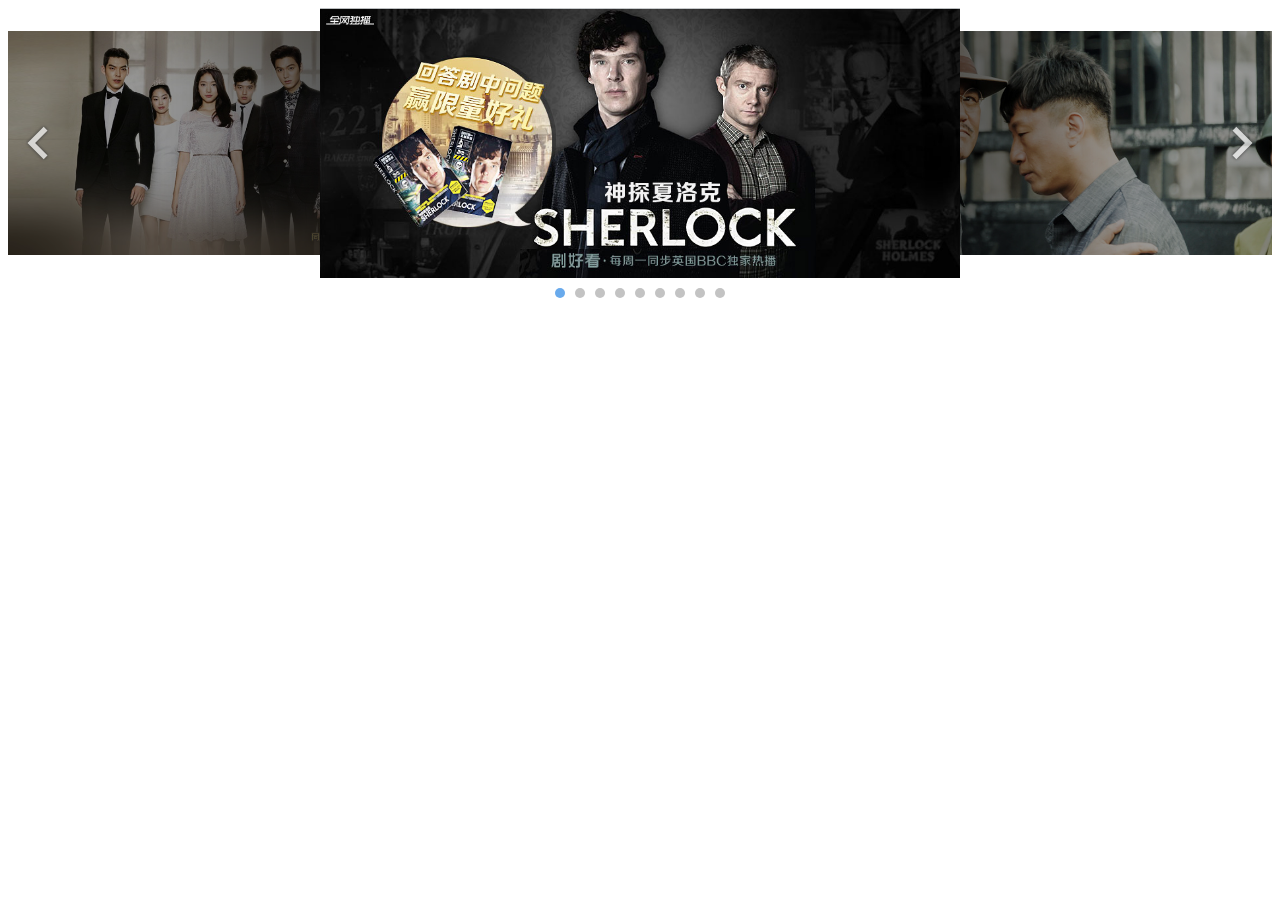
<file: posterTvGrid/index.html>
<!DOCTYPE html>
<html>
<head>
<meta http-equiv="Content-Type" content="text/html; charset=UTF-8" />
<meta http-equiv="Content-Language" content="zh-CN"/>
<title>jQuery仿优酷电视剧频道banner焦点图切换 - xw素材网</title>
<link type="text/css" rel="stylesheet" href="css/posterTvGrid.css">
<script language="javascript" type="text/javascript" src="js/jquery.js"></script>
<script language="javascript" type="text/javascript" src="js/posterTvGrid.js"></script>

<center><div id="posterTvGrid86804"></div></center>

<script type="text/javascript">
var posterTvGrid86804 = new posterTvGrid(
'posterTvGrid86804',
{className: "posterTvGrid"},
[{"img":"images\/0510000052C4D8386714C0314E07D347.jpg","title":"chinaz","url":"http:\/\/www.xwcms.net\/"},{"img":"images\/0510000052C4DA596714C0318D0856B8.jpg","title":"chinaz","url":"http:\/\/www.xwcms.net\/"},{"img":"images\/0510000052B3F93E6714C031680C0ED1.jpg","title":"chinaz","url":"http:\/\/www.xwcms.net\/"},{"img":"images\/05100000523FEFF56714C00E5C08C4C6.jpg","title":"chinaz","url":"http:\/\/www.xwcms.net\/"},{"img":"images\/05100000528F28356714C0318609779F.jpg","title":"chinaz","url":"http:\/\/www.xwcms.net\/"},{"img":"images\/0510000052B8F2896714C031F4094DE4.jpg","title":"chinaz","url":"http:\/\/www.xwcms.net\/"},{"img":"images\/05100000529409176714C03134023DB3.jpg","title":"chinaz","url":"http:\/\/www.xwcms.net\/"},{"img":"images\/0510000052B108766714C031B70E65E6.jpg","title":"chinaz","url":"http:\/\/www.xwcms.net\/"},{"img":"images\/051000005258B54A6714C00F0903829E.jpg","title":"chinaz","url":"http:\/\/www.xwcms.net\/"}]
);
</script>
</div>

</body>
</html>
</file>
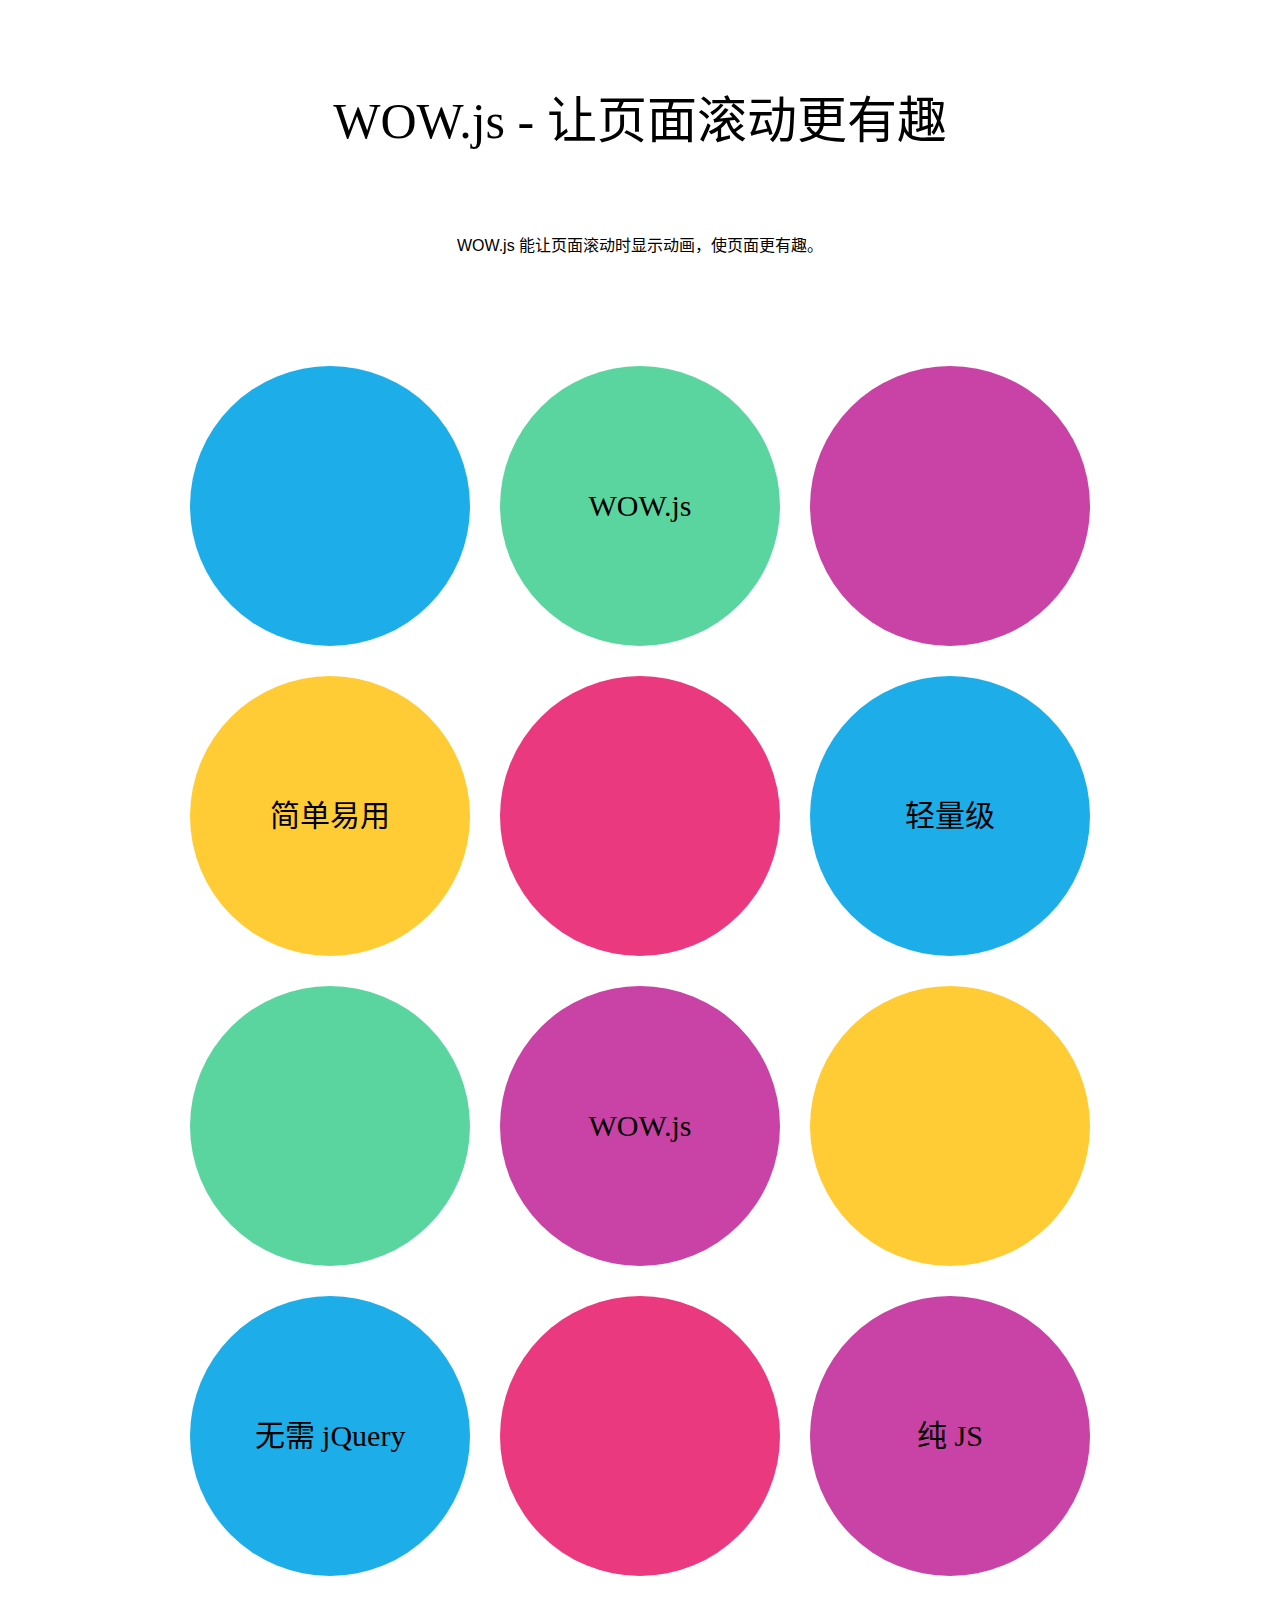
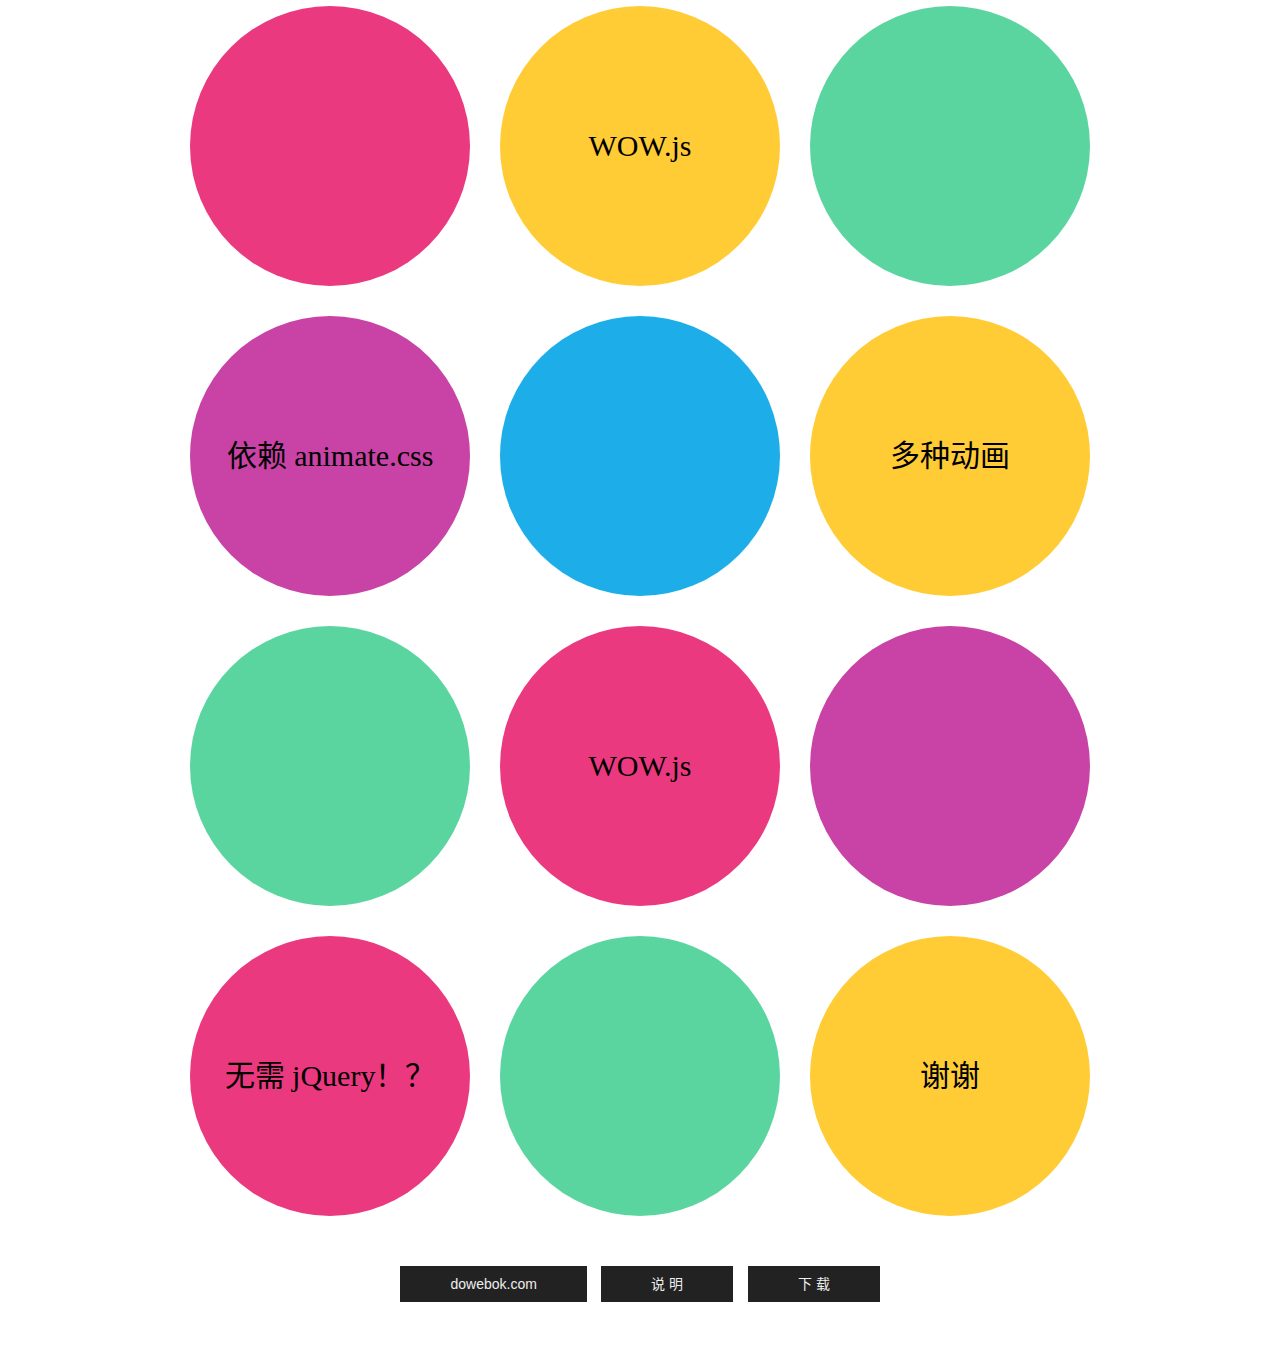
<file: wow/index.html>
<!DOCTYPE html>
<html lang="zh-CN">
<head>
<meta charset="utf-8">
<title>WOW.js演示_dowebok</title>
<link rel="stylesheet" href="css/animate.css">
<style>
* { margin: 0; padding: 0;}
body { overflow-x: hidden; font-family: "Microsoft Yahei";}
body h1 { width: 100%; margin: 80px 0; font-size: 50px; font-weight: 500; text-align: center;}
body .txt { margin: 80px 0; font-size: 16px; text-align: center;}
.dowebok { margin: 0 auto;}
.dowebok ul { list-style-type: none;}
.dowebok .row { font-size: 0; text-align: center;}
.dowebok .wow { display: inline-block; width: 280px; height: 280px; margin: 30px 15px 0; border-radius: 50%; font: 30px/280px "Microsoft Yahei"; vertical-align: top; *display: inline; zoom: 1;}
.bg-green { background: #5bd5a0;}
.bg-blue { background: #1daee9;}
.bg-purple { background: #c843a5;}
.bg-red { background: #eb3980;}
.bg-yellow { background: #ffcc35;}
</style>
</head>

<body>
<h1>WOW.js - 让页面滚动更有趣</h1>

<p class="txt">WOW.js 能让页面滚动时显示动画，使页面更有趣。</p>

<div class="dowebok">
	<div class="row">
		<div class="wow rollIn bg-blue"></div>
		<div class="wow bounceInDown bg-green">WOW.js</div>
		<div class="wow lightSpeedIn bg-purple"></div>
	</div>

	<div class="row">
		<div class="wow rollIn bg-yellow" data-wow-delay="0.5s">简单易用</div>
		<div class="wow pulse bg-red" data-wow-iteration="5" data-wow-duration="0.15s"></div>
		<div class="wow bounceInRight bg-blue">轻量级</div>
	</div>

	<div class="row">
		<div class="wow bounceInLeft bg-green"></div>
		<div class="wow flipInX bg-purple">WOW.js</div>
		<div class="wow bounceInRight bg-yellow"></div>
	</div>

	<div class="row">
		<div class="wow rollIn bg-blue">无需 jQuery</div>
		<div class="wow shake bg-red" data-wow-iteration="5" data-wow-duration="0.15s"></div>
		<div class="wow swing bg-purple" data-wow-iteration="2">纯 JS</div>
	</div>

	<div class="row">
		<div class="wow rollIn bg-red"></div>
		<div class="wow bounceInU bg-yellow" data-wow-delay="0.5s">WOW.js</div>
		<div class="wow lightSpeedIn bg-green" data-wow-delay="0.5s" data-wow-duration="0.15s"></div>
	</div>

	<div class="row">
		<div class="wow bounceInLeft bg-purple">依赖 animate.css</div>
		<div class="wow pulse bg-blue" data-wow-iteration="5" data-wow-duration="0.25s"></div>
		<div class="wow lightSpeedIn bg-yellow">多种动画</div>
	</div>

	<div class="row">
		<div class="wow bounce bg-green" data-wow-iteration="5" data-wow-duration="0.15s"></div>
		<div class="wow bounceInUp bg-red">WOW.js</div>
		<div class="wow bounceInRight bg-purple"></div>
	</div>

	<div class="row">
		<div class="wow rollIn bg-red" data-wow-delay="0.5s">无需 jQuery！？</div>
		<div class="wow bounceInDown bg-green" data-wow-delay="1s"></div>
		<div class="wow bounceInRight bg-yellow" data-wow-delay="1.5s">谢谢</div>
	</div>
</div>

<script src="http://cdn.dowebok.com/131/js/wow.min.js"></script>
<script>
if (!(/msie [6|7|8|9]/i.test(navigator.userAgent))){
	new WOW().init();
};
</script>










<!-- 以下是统计及其他信息，与演示无关，不必理会 -->
<p class="vad">
	<a href="http://www.dowebok.com/" target="_blank">dowebok.com</a>
	<a href="http://www.dowebok.com/131.html" target="_blank">说 明</a>
	<a href="http://www.dowebok.com/131.html" target="_blank">下 载</a>
</p>

<style>
* { margin: 0; padding: 0;}
body { font-family: Consolas,arial,"宋体";}
h1 { width: 900px; margin: 40px auto; font: 32px "Microsoft Yahei"; text-align: center;}
.explain, .dowebok-explain { margin-top: 20px; font-size: 14px; text-align: center; color: #f50;}

.vad { margin: 50px 0 5px; padding-bottom: 60px; font-family: Consolas,arial,宋体; text-align:center;}
.vad a { display: inline-block; height: 36px; line-height: 36px; margin: 0 5px; padding: 0 50px; font-size: 14px; text-align:center; color:#eee; text-decoration: none; background-color: #222;}
.vad a:hover { color: #fff; background-color: #000;}
.thead { width: 728px; height: 90px; margin: 0 auto; border-bottom: 40px solid transparent;}

.code { position: relative; margin-top: 100px; padding-top: 41px;}
.code h3 { position: absolute; top: 0; z-index: 10; width: 100px; height: 40px; font: 16px/40px "Microsoft Yahei"; text-align: center; cursor: pointer;}
.code .cur { border: 1px solid #f0f0f0; border-bottom: 1px solid #f8f8f8; background-color: #f8f8f8;}
.code .h31 { left: 0;}
.code .h32 { left: 102px;}
.code .h33 { left: 204px;}
.code .h34 { left: 306px;}
.code { width: 900px; margin-left: auto; margin-right: auto;}
pre { padding: 15px 0; border: 1px solid #f0f0f0; background-color: #f8f8f8;}
.f-dn { display: none;}
</style>

</body>
</html>
</file>
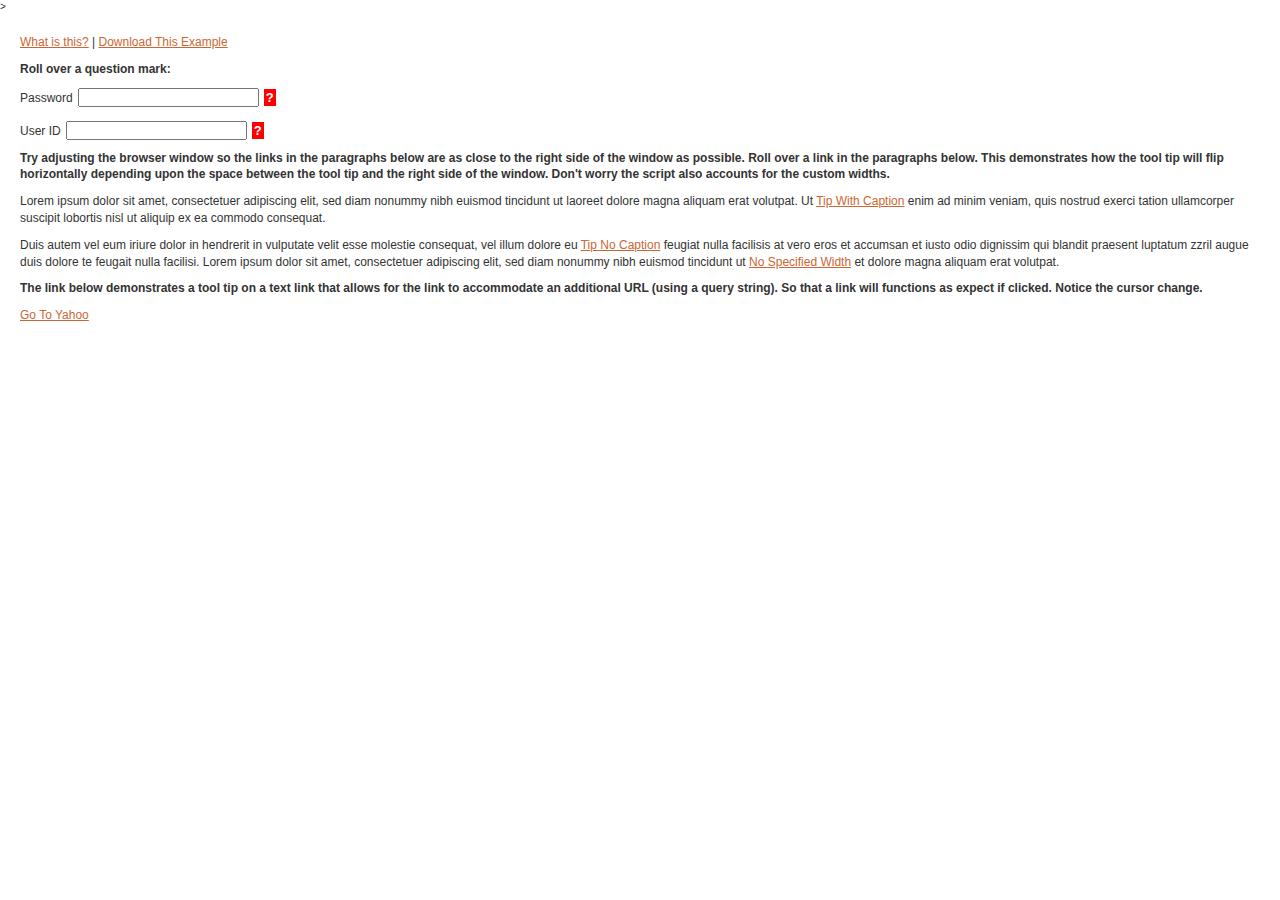
<file: jTip/jquery-tooltip/index.htm>
<!DOCTYPE html PUBLIC "-//W3C//DTD XHTML 1.0 Strict//EN" "http://www.w3.org/TR/xhtml1/DTD/xhtml1-strict.dtd">
<html xmlns="http://www.w3.org/1999/xhtml" xml:lang="en">

<head>
<meta http-equiv="Content-Type" content="text/html; charset=utf-8" />
<title>jTip - The Jquery Tool Tip</title>

<style type="text/css" media="all">
@import "css/global.css";
</style>

<script src="js/jquery.js" type="text/javascript"></script>
<script src="js/jtip.js" type="text/javascript"></script>

</head>
&gt;
<body>
<div id="contentPad">

<p><a href="http://codylindley.com/Javascript/264/jtip-a-jquery-tool-tip">What is this?</a> | <a href="jTip.zip">Download This Example</a></p>
<p><strong>Roll over a question mark:</strong></p>
<label style="padding-right:5px">Password</label><input name="" type="text" /><span class="formInfo"><a href="ajax.htm?width=375" class="jTip" id="one" name="Password must follow these rules:">?</a></span>
<br />
<br />
<label style="padding-right:5px">User ID</label><input name="" type="text" /><span class="formInfo"><a href="ajax2.htm?width=475" class="jTip" id="two" name="">?</a></span>
<p><strong>Try adjusting the browser window so the links in the paragraphs below are as close to the right side of the window as possible. Roll over a link in the paragraphs below. This demonstrates how the tool tip will flip horizontally depending upon the space between the tool tip and the right side of the window. Don't worry the script also accounts for the custom widths.</strong></p>
<p>Lorem ipsum dolor sit amet, consectetuer adipiscing elit, sed diam nonummy nibh euismod tincidunt ut laoreet dolore magna aliquam erat volutpat. Ut <a href="ajax4.htm?width=475" class="jTip" id="six" name="Window caption or title">Tip With Caption</a> enim ad minim veniam, quis nostrud exerci tation ullamcorper suscipit lobortis nisl ut aliquip ex ea commodo consequat.</p>
<p>Duis autem vel eum iriure dolor in hendrerit in vulputate velit esse molestie consequat, vel illum dolore eu <a href="ajax3.htm?width=375" class="jTip" id="three">Tip No Caption</a> feugiat nulla facilisis at vero eros et accumsan et iusto odio dignissim qui blandit praesent luptatum zzril augue duis dolore te feugait nulla facilisi. Lorem ipsum dolor sit amet, consectetuer adipiscing elit, sed diam nonummy nibh euismod tincidunt ut <a href="ajax5.htm" class="jTip" id="four" name="Window caption or title">No Specified Width</a> et dolore magna aliquam erat volutpat.</p>
<p><strong>The link below demonstrates a tool tip on a text link that allows for the link to accommodate an additional URL (using a query string). So that a link will functions as expect if clicked. Notice the cursor change.</strong></p>
<p><a href="yahoo.htm?width=175&amp;link=http://www.yahoo.com" name="Before You Click..." id="yahooCopy" class="jTip">Go To Yahoo</a></p>
</div>
</body>
</html>
</file>
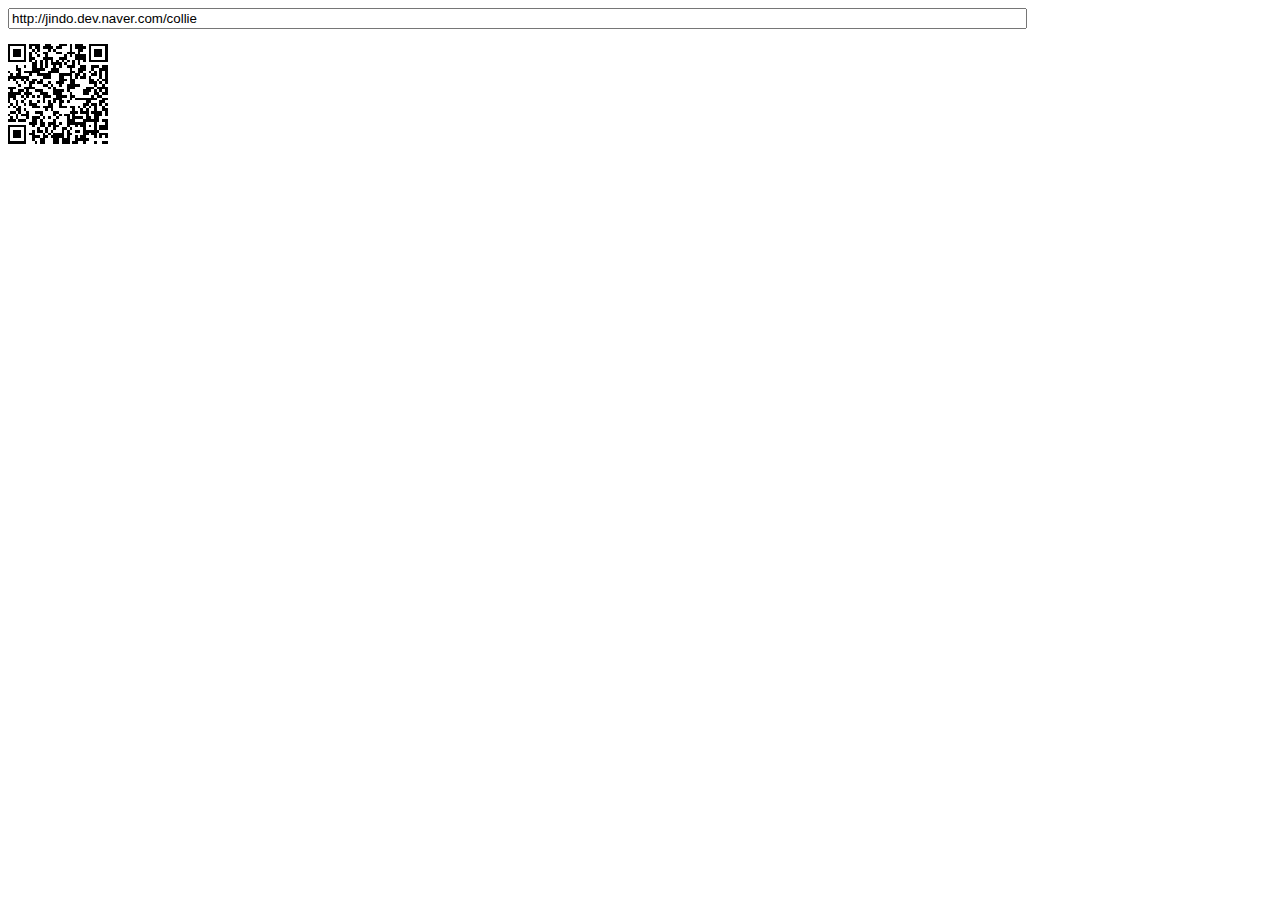
<file: qrcodejs/qrcodejs-master/index.html>
<!DOCTYPE html PUBLIC "-//W3C//DTD XHTML 1.0 Transitional//EN" "http://www.w3.org/TR/xhtml1/DTD/xhtml1-transitional.dtd">
<html xmlns="http://www.w3.org/1999/xhtml" xml:lang="ko" lang="ko">
<head>
<title>Cross-Browser QRCode generator for Javascript</title>
<meta http-equiv="Content-Type" content="text/html; charset=UTF-8" />
<meta name="viewport" content="width=device-width,initial-scale=1,user-scalable=no" />
<script type="text/javascript" src="jquery.min.js"></script>
<script type="text/javascript" src="qrcode.js"></script>
</head>
<body>
<input id="text" type="text" value="http://jindo.dev.naver.com/collie" style="width:80%" /><br />
<div id="qrcode" style="width:100px; height:100px; margin-top:15px;"></div>

<script type="text/javascript">
var qrcode = new QRCode(document.getElementById("qrcode"), {
	width : 100,
	height : 100
});

function makeCode () {		
	var elText = document.getElementById("text");
	
	if (!elText.value) {
		alert("Input a text");
		elText.focus();
		return;
	}
	
	qrcode.makeCode(elText.value);
}

makeCode();

$("#text").
	on("blur", function () {
		makeCode();
	}).
	on("keydown", function (e) {
		if (e.keyCode == 13) {
			makeCode();
		}
	});
</script>
</body>
</file>
<file: header_nav/css/style.css>
*{padding: 0; margin: 0;}
body{ font-family: Helvetica,arial, '微软雅黑', sans-serif;}
img{ border:none; font-size: 0; display: block; }
.clear{clear: both;}
.fl{float: left;}
.fr{float: right;}
a{ text-decoration: none; color: black; }
li{ list-style: none; }
.construct{ width: 100%; position: relative; }
.container{ width: 96%; margin: 0 auto; position: relative; padding: 0;}

#bg{ width: 100%; height: auto; background:url('../image/06.jpg'); background-size: cover; position: absolute; left:0; top: 0; z-index: 0; overflow:hidden;}
.bg{width: 100%; height: auto; position: absolute;}
#bg_01{background:url('../image/02.jpg'); background-size: cover;}
#bg_02{background:url('../image/03.jpg'); background-size: cover;}
#bg_03{background:url('../image/06.jpg'); background-size: cover;}
#header{ /*background-color: #f9f9f9;*/ height: 108px; border-bottom: #c9c9c9 2px solid; position: relative; z-index: 10; background:url('../image/nav_bg.png'); background-repeat: repeat;}
#header_logo{width: 206px; height: 65px; position: absolute; top: 24px; left: 2px; background-image: url('../image/index_logo.png');}
#header_nav{position: absolute; top: 40px; width: 100%;}
#header_menu_list{width: auto; height: 68px; margin-left: 208px; margin-bottom: 0;}
.header_menu_list{width: 12%; height: 68px; float: left; line-height: 68px; text-align: center; font-size: 18px; color: #8e8e8e; position: relative;}
.header_menu_list_checked{border-bottom: #009cad 2px solid;}
.header_menu_list a{ height: 68px; width: 100%; color:#fff; display: inline-block; text-decoration: none; transition: font-size 0.2s, color 0.5s;}
.header_menu_list_checked a{ font-size: 18px; color: #0099cc;}
.header_menu_list span{height: 22px; width: 2px; background-color: #ececec; position: absolute; left: 0; top: 23px;}
.header_menu_list a:hover{font-size: 18px; color: #0099cc;}
#header_search{width: 208px; height: 32px; position: absolute; top: 62px; right: 10px; background-color: #edeeef;}
#header_menu_details{/*overflow: hidden;*/ display:none; position: absolute; background-color: #f3f3f3; width: 100%;height: 170px; background: url('../image/nav_nemu_bg.png'); background-repeat: x-repeat;}
.header_search_text{width: 165px; height: 30px; font-family: '微软雅黑'; font-size: 12px; color: #8e8e8e; background-color: transparent; border: none; outline-style: none; line-height: 30px; text-indent: 5px;float: left;}
.header_search_subm{ width: 32px; height: 32px; float: right; background-color: #7bd2db; border:none;outline-style: none; background-image: url('../image/zoomIn.png'); background-position: center center; background-repeat: no-repeat;}
.header_detail_container{width: 1000px; height: 170px; position: absolute; top: 0; left: 0;}
#header_menu_details_box{ width: 1000px; height: 170px; margin: 0 auto; overflow: hidden; position: relative;}
#header_menu_details_mask{width: 6000px; height: 170px; position: absolute;}
.header_detail_box{float: left;}
.header_detail_box{width: 200px; height: 170px;}
.header_detail_img{width: 180px; height: 85px; background: url('../image/nav_yang.jpg'); background-size: cover; margin: 25px 0 10px 10px; }
.header_detail_title img{ display: inline-block; margin-right: 8px;}
.header_detail_title{ text-align: center;}
#tip{ display: inline-block; width: 100%; text-align: center; font-size: 18px; color: #2b2b2b; margin-top: 200px; position: relative; z-index: 1000; }
#tip a{ color: orange; }
</file>
<file: js弹出式下拉列表框选择省市地区美化插件pickout.js/css/pickout.css>
.pk-input {
	width:calc(100% - 16px);
	float:left;
	cursor:pointer;			
	padding:8px;
}

.pk-input.-clean{
	background:#fff;
	border:1px solid #eee;
	font:inherit;
}

.pk-input.-dark{
	background:#666;
	color: #eee;
	border:1px solid #999;
	font:inherit;
}

.pk-arrow{
	position:absolute;
	cursor:pointer;			
	right:-2px;
	bottom:0;
	text-align:center;	
	width:30px;	
	padding-bottom:2px;		
}

.pk-arrow.-clean{
	background:#eee;
	color:#aaa;			
}

.pk-arrow.-dark{
	background:#666;
	color: #eee;
}

.pk-input.-clean:hover + .pk-arrow, .pk-arrow.-clean:hover{
	background:#dfdfdf;
	color:#aaa;			
}

.pk-input.-dark:hover + .pk-arrow, .pk-arrow.-dark:hover{
	background:#000;
	color:#ccc;			
}

.pk-arrow:before{
	transform: rotate(90deg);	
	font-size:25px;	
	position:relative;
	content:'›';
	margin:5px 0 0 13px;
	float:left;
}

.pk-overlay {
	width:100%;
	height:100%;
	position:fixed;
	background:#666;
	background:rgba(0,0,0,0.4);
	top:0;
	left:0;
	opacity:0;
	visibility:hidden;
	z-index:1110;
	transition:opacity .3s;
}

.pk-overlay.-show {
	opacity:1;
	visibility:visible;
}

.pk-modal {
	transform: translateX(-50%) scale(0.8,0.8);
	left:50%;
	top:30px;
	border-radius:3px;
	position:absolute;
	width:280px;
	max-height:90%;
	overflow-y:auto;
	z-index:1111;			
	transition: all .3s;
	visibility:hidden;		
	background:#f2f2f2;
	opacity:0;
}

.pk-modal > .head{
	width:calc(100% - 20px);
	font-size:18px;
	padding:20px 10px;
}

.pk-modal.-clean{
	background:#fff;
	border-bottom:10px solid #efefef;
}

.pk-modal.-clean > .head{
	color:#777;
	background:#efefef;
}

.pk-modal.-dark{
	color:#f2f2f2;
	background:#444;
	border-bottom:10px solid #333;	
}

.pk-modal.-dark > .head{
	color:#f2f2f2;
	background:#333;
}

.pk-modal.-show {
	transform: translateX(-50%) scale(1,1);
	visibility:visible;		
	opacity:1;
	box-shadow: 1px 1px 20px 2px #888;
}

.pk-search{
	display:none;
}

.pk-search.-show{
	display:block;
}

.pk-search > input{
	width:calc(100% - 22px);
	padding:8px 4px;
	margin:6px;
	border:1px solid #ddd;
}

.pk-no_result_search{
	padding:10px;
	font-size:14px;
}

.pk-modal > .close{
	position:absolute;
	top:18px;
	right:15px;
	color:#ccc;	
	font-size:22px;	
	cursor:pointer;
}

.pk-option{
	cursor:pointer;
	padding:14px 10px;
	width:calc(100% - 20px);	
	border-bottom:1px solid #efefef;
}

.pk-option.-clean{	
	border-bottom:1px solid #efefef;
}

.pk-option.-dark{	
	border-bottom:1px solid #333;
	color:#f2f2f2;
}

.pk-option.-clean:hover, .pk-option.-clean.-selected{
	background:#f2f2f2;			
}

.pk-option.-dark:hover, .pk-option.-dark.-selected{
	background:#333;			
}

.pk-option:last-child{
	border:none;
}

.pk-option > .icon:not(:empty){
	width:16px;
	margin-right:10px;
	color:#ccc;
	font-size:20px;
	float:left;
	margin-top:-3px;
	text-align:center;
}

.pk-option > .txt{
	color:inherit;
}

.pk-modal > .main{
	list-style:none;
}
</file>
<file: masonry/css/base.css>
* {
  -webkit-box-sizing: border-box;
     -moz-box-sizing: border-box;
          box-sizing: border-box;
}

body {
  font-family: 'Noto Sans', 'Lucida Sans', 'Lucida Sans Regular', 'Lucida Grande', 'Lucida Sans Unicode', Arial, sans-serif;
  font-size: 15px;
  line-height: 1.5;
  color: #333;
  background: #D8D5D2;
}

/* margins */
h1, h2, h3, h4, h5, h6,
p,
ol, ul,
pre {
  margin-top: 0;
  margin-bottom: 1.0em;
}

/* Fonts
------------------------- */

/* Montserrat */
h1, h2, h3, h4, h5,
#site-nav,
#page-nav,
.tagline,
#what,
.masonry.counting .item:before,
.param-bit b,
.button,
.instruction,
#notification,
#footer .copyright {
  font-family: 'Montserrat', Gotham, 'Proxima Nova', 'Lucida Sans', 'Lucida Sans Regular', 'Lucida Grande', 'Lucida Sans Unicode', Arial, sans-serif;
}

/* ---- links ---- */

a,
a code {
  color: #A2C;
  text-decoration: none;
}

a:hover,
a:hover code {
  color: #D26;
}


/* ---- headers ---- */

h1, h2, h3, h4 {
  line-height: 1.25;
}

h1, h2 {
}

h1 {
  font-weight: bold;
  font-size: 2.65em;
  margin-bottom: 0.2em;
}

h3 {
  font-size: 1.4em;
  margin-bottom: 0.5em;
}

h4 {
  text-transform: uppercase;
  letter-spacing: 0.1em;
  font-size: 1.1em;
}

/* ---- lists ---- */

ul, ol {
  padding-left: 1.8em;
}
</file>
<file: masonry/css/code.css>
/* Code
------------------------- */

pre, code {
  font-family: Consolas, Menlo, monospace;
  font-size: 14px;
  background: #222;
  color: white;
}

pre {
  padding: 0.8em;
  border-radius: 5px;
}

code {
  padding: 0.2em 0.3em;
  line-height: 1.2;
  border-radius: 3px;
}
pre code {
  padding: 0;
  line-height: 1.5;
  background: none;
}

a code {
  background: #A2C;
  color: white;
}

a:hover code {
  color: white;
  background: #D26;
}

code .string,
code .tag .value { color: #0C4; }
code .number, /* integer */
code .cp, /* doctype */
code .literal { color: #38F; } /*boolean*/
code .keyword { color: #F73; } /* keyword */
code .kd, /* storage */
code .attribute { color: #DC8; } /* markup attribute */
code .title { color: #9CF; }
code .params { color: #98D; }
code .p  { color: #EDB; } /* punctuation */
code .o  { color: #F63; }   /* operator */
code .nb { color: #AA97AC;} /* support */

/* comment */
code .comment { color: #999; font-style: italic; }

code .tag { color: #6CF; } /* Markup open tag */

code .id { color: #ABC; } /* css id */
code .class { color: #A63; }  /* CSS class */
code .rules { color: #FED; }
code .m  { color: #DE8E50; } /* CSS value */
code .nd { color: #9FAD7E; } /* CSS pseudo selector */
code .hexcolor { color: #F63; }
code .at_rule { color: #088; }
</file>
<file: masonry/css/demos.css>
/* ---- demos ---- */

.demo .masonry,
.demo.masonry {
  background: white;
  border-radius: 5px;
}

.demo .button {
  margin-bottom: 0.8em;
}

/* ---- fit width ---- */

#fit-width {
  border: 2px solid white;
  border-radius: 6px;
}

#fit-width .masonry {
  margin: 10px auto;
}

/* ---- counting ---- */

.masonry.counting {
  counter-reset: item;
}

.masonry.counting .item:before {
  counter-increment: item;
  content: counter(item);
  display: block;
  color: white;
  padding-top: 0.2em;
  text-align: center;
  font-size: 18px;
}

/* ---- measurement demos ---- */

#gutter-opt-demo2 .item {
  margin-bottom: 10px;
}

/* responive column width */
#column-width-demo2 .grid-sizer { width: 20%; }
#column-width-demo2 .item { width: 20%; }
#column-width-demo2 .item.w2 { width: 40%; }

#row-height-demo2 .grid-sizer {
  height: 60px;
}

#gutter-opt-demo3 .gutter-sizer {
  width: 3%;
}

/* ---- stamp ---- */

.has-stamp {
  position: relative;
}

.demo .stamp {
  position: absolute;
  width: 30%;
  height: 60px;
  background: orange;
  border: 4px dotted black;
}

#stamp-opt-demo .stamp1 {
  left: 30%;
  top: 10px;
  width: 20%;
  height: 100px;
}

#stamp-opt-demo .stamp2 {
  right: 10%;
  top: 20px;
  width: 70%;
  height: 30px;
}

#stamp-demo .stamp {
  right: 10%;
  top: 10px;
  width: 35%;
  height: 70px;
}

#stamp-demo .item { opacity: 0.8; }

/* ---- clickable ---- */

.clickable .item:hover {
  border-color: white;
  background: #A2C;
  cursor: pointer;
}

/* ---- animate-item-size ---- */

/* item is invisible, but used for layout */
.masonry.animate-item-size-demo .item,
.masonry.animate-item-size-demo .item-content {
  width: 60px;
  height: 60px;
}

.masonry.animate-item-size-demo .item {
  border: none;
  background: transparent;
}

/* item-content is visible, and transitions size */
.animate-item-size-demo .item-content {
  width: 60px;
  height: 60px;
  background: #D26;
  border: 2px solid #333;
  border-color: hsla(0, 0%, 0%, 0.5);
  border-radius: 5px;
  -webkit-transition: width 0.4s, height 0.4s;
     -moz-transition: width 0.4s, height 0.4s;
       -o-transition: width 0.4s, height 0.4s;
          transition: width 0.4s, height 0.4s;
}

.animate-item-size-demo .item:hover .item-content {
  border-color: white;
  background: #A2C;
}

/* both item and item content change size */
.animate-item-size-demo .item.is-expanded,
.animate-item-size-demo .item.is-expanded .item-content {
  width: 180px;
  height: 120px;
}

.animate-item-size-demo .item.is-expanded {
  z-index: 2;
}

.animate-item-size-demo .item.is-expanded .item-content {
  background: #F90;
}


/* ---- animate item size responsive ---- */

#animate-item-size-responsive .item,
#animate-item-size-responsive .grid-sizer {
  width: 20%;
}

#animate-item-size-responsive .item-content {
  width:  100%;
  height: 100%;
}

/* item has expanded size */
#animate-item-size-responsive .item.is-expanded {
  width: 60%;
}
</file>
<file: masonry/css/footer.css>
#footer {
  margin-top: 2.0em;
  font-size: 13px;
  font-style: italic;
  color: #888;
}

#footer .primary-content {
  padding: 2.0em 0;
}
</file>
<file: masonry/css/hero.css>
#hero {
}

#hero .primary-content {
  padding-bottom: 20px;
}

#hero h1 {
  font-size: 70px;
  line-height: 1.2;
  letter-spacing: -0.01em;
  color: #D26;
  margin-bottom: 0.1em;
}

#hero .tagline {
  font-size: 24px;
  margin-bottom: 0.8em;
  line-height: 1.2;
}


/* ---- big ol buttons ---- */

.hero-masonry .button {
  display: block;
  font-size: 1.3em;
  line-height: 1.2em;
  position: relative;
  padding-left: 50px;
  background: #D26;
}

.hero-masonry .button:hover { background: #A2C; }

.hero-masonry .button .icon {
  font-size: 32px;
  position: absolute;
  left: 10px;
  top: 10px;
}

/* ---- hero masonry ---- */

.hero-masonry {
  background: white;
  border-radius: 10px;
  padding: 10px 1%;
  margin-bottom: 20px;
}

.hero-masonry:after {
  content: '';
  display: block;
  clear: both;
}

.hero-item,
.hero-masonry .grid-sizer {
  width: 46.9%; /* juse a lil under  47 */
  margin: 10px 1%;
  float: left;
  border-radius: 8px;
}

/* necessary for proper sizing with margins */
.hero-masonry .grid-sizer {
  position: absolute;
}

.hero-item.texty {
  background: #D8D6D2;
  padding: 10px;
}


.hero-item.has-title,
.hero-item.w2 {
  width: 96%;
}

.hero-item.has-example {
}

.hero-item.has-example a {
  font-size: 13px;
  font-weight: bold;
  background: #D26;
  color: white;
  display: block;
  border-radius: 10px 10px 8px 8px;
}

.hero-item.has-example a:hover {
  background: #A2C;
  color: white;
}

.hero-item.has-example img {
  display: block;
  max-width: 100%;
  border-radius: 8px 8px 0 0;
}

.hero-item.has-example .example-title {
  padding: 5px 10px;
  margin: 0;
}

/* enough width for 4 columns */
@media screen and ( min-width: 720px ) {

  .hero-item,
  .hero-masonry .grid-sizer {
    width: 22.5%;
  }

  .hero-item.has-title,
  .hero-item.w2 {
    width: 46.9%; /* just a lil under 47 */
  }

}

/* ---- desktop ---- */

@media screen and ( min-width: 960px ) {

  #hero h1 {
    font-size: 120px;
  }

  #hero .tagline {
    font-size: 32px;
  }

  /* just a little under 71.5 */
  .hero-item.has-title {
    width: 71.4%;
  }

  /* buttons */

  .big-ol-buttons .button {
    font-size: 1.6em;
    padding-left: 86px;
    min-height: 94px;
  }

  .big-ol-buttons .icon {
    font-size: 56px;
    left: 18px;
    top: 16px;
  }

}
</file>
<file: masonry/css/icons.css>
@font-face {
	font-family: 'icomoon';
	src:url('../fonts/icomoon.eot');
	src:url('../fonts/icomoon.eot?#iefix') format('embedded-opentype'),
		url('../fonts/icomoon.woff') format('woff'),
		url('../fonts/icomoon.ttf') format('truetype'),
		url('../fonts/icomoon.svg#icomoon') format('svg');
	font-weight: normal;
	font-style: normal;
}

/* Use the following CSS code if you want to use data attributes for inserting your icons */
[data-icon]:before {
	font-family: 'icomoon';
	content: attr(data-icon);
	speak: none;
	font-weight: normal;
	font-variant: normal;
	font-style: normal;
	text-transform: none;
	line-height: 1;
	-webkit-font-smoothing: antialiased;
}

/* Use the following CSS code if you want to have a class per icon */
/*
Instead of a list of all class selectors,
you can use the generic selector below, but it's slower:
[class*="icon-"] {
*/
.icon {
	font-family: 'icomoon';
	speak: none;
	font-style: normal;
	font-weight: normal;
	font-variant: normal;
	text-transform: none;
	line-height: 1;
	-webkit-font-smoothing: antialiased;
}
.icon-file-download:before {
	content: "\e001";
}
.icon-folder-download:before {
	content: "\e002";
}
.icon-github:before {
	content: "\e000";
}
</file>
<file: masonry/css/index.css>
/* ---- desktop  ---- */

@media screen and ( min-width: 960px ) {

  /* first primary content not used on homepage */
  .index-page #content > .primary-content:first-child {
    border-top: none;
    padding-top: 0;
  }

}
</file>
<file: masonry/css/layout.css>
/* ---- primary-content ---- */

/* stuff that isn't in the gutter */
.primary-content {
  margin-left: 10px;
  margin-right: 10px;
}

#content .primary-content > * {
  max-width: 700px;
}

#content #notification,
#content #hero-demos {
  max-width: none;
}

/* ---- #content ---- */

#content h2,
#content .horiz-rule {
  font-size: 1.7em;
  font-weight: 400;
  padding: 0.4em 0;
}

#content h2:target {
  padding-left: 0.5em;
  background: #D26;
  color: white;
}

/* ---- #page-nav ---- */

#page-nav {
  padding: 1.0em 0;
  font-size: 13px;
  z-index: 2; /* above packeries */
}

#page-nav li {
  display: inline-block;
}

#page-nav li:after {
  content: ' •';
  margin: 0 0.3em;
  opacity: 0.5;
}

#page-nav li:last-child:after {
  content: none;
}

/* ---- row ---- */

.row .cell {
  margin-bottom: 0.8em;
}

/* clearfix */
.row:after {
  content: ' ';
  display: block;
  clear: both;
}

.row4 .cell {
  float: left;
  width: 48%;
  margin-right: 2%;
}

/* tablet-ish */
@media screen and ( min-width: 800px ) {

  #content .primary-content {
    padding-top: 20px;
    padding-bottom: 20px;
  }

  #content .primary-content > * {
    max-width: 700px;
  }

  /* stuff that can go extra wide */
  #content .primary-content .row,
  #content #notification,
  #content #hero-demos {
    max-width: 1200px;
  }

  .row {
    margin-bottom: 0.8em;
  }

  /* two column by default*/
  .row .cell {
    float: left;
    width: 48.75%;
    margin-right: 2.5%;
    margin-bottom: 0;
  }
  /* IE8 doesn't support :last-child */
  .lt-ie9 .row .cell { margin-right: 1.5%; }

  /* no margin */
/*  .example.row .cell {
    width: 50%;
    margin-right: 0;
  }*/

  /* three column */
  .row3 .cell {
    width: 31.6%;
  }

  /* four column */
  .row4 .cell {
    width: 23.1%;
  }

  .row .cell:last-child {
    margin-right: 0;
  }

}



/* desktop */
@media screen and ( min-width: 960px ) {

  .primary-content {
    margin-left: 6%;
    margin-right: 200px;
  }

  #page-nav {
    position: absolute;
    right: 0;
    top: 60px;
    list-style: none;
    padding: 0;
    width: 200px;
    padding: 10px;
  }

  #page-nav li {
    display: block;
    margin-bottom: 4px;
    margin-left: 0;
  }

  #page-nav li:after {
    content: none;
  }

}

/* fix #page-nav only if we have enough height */
@media screen and ( min-width: 960px ) and ( min-height: 540px ) {
  #page-nav {
    position: fixed;
  }
}
</file>
<file: masonry/css/modules.css>
.tagline {
  font-size: 1.5em;
  line-height: 1.35;
  margin-bottom: 0.4em;
}

/* ---- button ---- */

.button {
  display: inline-block;
  background: #A2C;
  border: none;
  padding: 0.8em 1.0em;
  color: white;
  text-shadow: 0 -1px hsla(0, 0%, 0%, 0.3);
  cursor: pointer;
  border-radius: 7px;
}

.button:hover {
  background: #C3E;
  color: white;
}

.button:active {
  background: #91B;
  box-shadow: inset 0 1px 10px hsla(0, 0%, 0%, 0.6);
}

/* ---- #content ---- */

#content .primary-content,
#footer .primary-content {
  border-top: 2px solid #F8F5F2;
}

#content li {
  margin-bottom: 0.2em;
}

/* ---- parameters ---- */

.params {
  padding: 0;
  list-style: none;
}

.param {
  background: hsla(0, 0%, 0%, 0.075);
  padding: 0.4em 0.8em;
  margin: 0;
  border-radius: 5px;
}

.param,
.param code {
  font-size: 14px;
}

/* just one param */
div.param {
  margin-bottom: 0.4em;
}

.param-bit {
  display: inline;
  display: inline-block;
  margin-bottom: 0;
  margin-right: 1.0em;
}

.param-bit:last-child { margin-right: 0}

.param-name {
  font-size: 15px;
  font-weight: normal;
  color: #333;
}

.param-bit b {
  font-weight: normal;
}

.param-bit.type .value {
  color: #279;
}

/* ---- masonry ---- */

.masonry {
}

/* clearfix */
.masonry:before,
.masonry:after {
  content: " ";
  display: table;
}

.masonry:after {
  clear: both;
}

/* ---- masonry items ---- */

.masonry .item {
  width:  60px;
  height: 40px;
  float: left;
  background: #D26;
  border: 2px solid #333;
  border-color: hsla(0, 0%, 0%, 0.5);
  border-radius: 5px;
}

.masonry .item.w2 { width:  120px; }
.masonry .item.w3 { width:  180px; }
.masonry .item.w4 { width:  240px; }

.masonry .item.h2 { height:  70px; }
.masonry .item.h3 { height: 100px; }
.masonry .item.h4 { height: 150px; }

.masonry .item.gigante {
  width: 180px;
  height: 180px;
  z-index: 10; /* keep it above other items */
}

/* ---- instruction ---- */

.instruction {
  font-size: 18px;
  margin-bottom: 0.2em;
  color: #888;
}

/* ---- warning ---- */

.warning {
  position: relative;
  min-height: 40px;
  background: #FF8;
  border-radius: 5px;
  margin-bottom: 0.8em;
  padding: 10px;
  padding-left: 60px;
}

.warning p:last-child {
  margin-bottom: 0;
}

.warning:before {
  content: '!';
  display: block;
  position: absolute;
  left: 10px;
  top: 10px;
  width: 40px;
  height: 40px;
  border-radius: 20px;
  background: red;
  line-height: 40px;
  text-align: center;
  font-weight: bold;
  font-size: 30px;
  color: white;
}

/* ---- notification ---- */

#notification {
  display: none; /* hide by default */
  position: fixed;
  z-index: 20; /* above most stuff */
  bottom: 0px;
  right: 0px;
  background: #A2C;
  padding: 0.5em;
  color: white;
  font-size: 20px;
  pointer-events: none;
}

/* ---- desktop media query ---- */

@media screen and ( min-width: 960px ) {
  .tagline {
    font-size: 1.8em;
  }
}
</file>
<file: masonry/css/site-nav.css>
/* ---- site nav ---- */

#site-nav {
}

#site-nav,
#site-nav h1 {
  line-height: 44px;
}


/* clear fix */
#site-nav:after {
  content: ' ';
  display: table;
  clear: both;
}

#site-nav h1 {
  float: left;
  text-align: center;
  font-size: 1.5em;
  margin: 0;
}

#site-nav h1 a {
  padding: 0 0.8em;
  display: block;
  color: #D26;
}

#site-nav h1 a:hover {
  background: #A2C;
  color: white;
}

#site-nav a {
  background: none;
}

#site-nav ol {
  list-style: none;
  font-size: 15px;
  margin-bottom: 0;
}

#site-nav ol:after {
  content: ' ';
  display: table;
  clear: both;
}

#site-nav li {
  float: left;
}

#site-nav ol a {
  display: block;
  padding: 0 1.0em;
}

#site-nav ol a:hover {
  background: #D26;
  color: white;
}

/* selected */
.options-page #site-nav .nav-options a,
.methods-page #site-nav .nav-methods a,
.events-page #site-nav .nav-events a,
.draggable-page #site-nav .nav-draggable a,
.license-page #site-nav .nav-license a,
.appendix-page #site-nav .nav-appendix a,
.faq-page #site-nav .nav-faq a {
  color: white;
}


@media screen and ( min-width: 960px ) {

  /* hide h1 on index */
  .index-page #site-nav h1 {
    visibility: hidden;
  }

  #site-nav,
  #site-nav h1 {
    line-height: 60px;
    margin-left: -0.5em;
  }

  #site-nav h1 {
    height: 60px;
    font-size: 2.0em;
  }

  #site-nav ol {
    font-size: 17px;
  }

}
</file>
<file: posterTvGrid/css/posterTvGrid.css>
.posterTvGrid{position:relative;height:310px;}
.posterTvGrid img{max-width:none;max-height:none;border:0 none;background:#888;}
.posterTvGrid .contentHolder{position:relative;overflow:hidden;}
.posterTvGrid .contentHolderUnit{cursor:pointer;position:absolute;width:640px;height:270px;}
.posterTvGrid .contentHolderUnit a.elementLink{display:block;overflow:hidden;z-index:3;position:absolute;left:0;right:0;width:100%;height:100%;}
.posterTvGrid .contentHolderUnit img{width:100%;height:100%;}
.posterTvGrid .contentHolderUnit .elementTitle{}
.posterTvGrid .contentHolderUnit .elementOverlay{z-index:1;position:absolute;top:0;left:0;background:#000;width:100%;height:100%;opacity:0;filter:opacity=0;}
.posterTvGrid .contentHolderUnit .leftShadow{position:absolute;top:23px;left:-174px;width:174px;height:224px;background:url(img/leftShadow.png) no-repeat;}
.posterTvGrid .contentHolderUnit .rightShadow{position:absolute;top:23px;right:-174px;width:174px;height:224px;background:url(img/rightShadow.png) no-repeat;}
.posterTvGrid .bannerControls{}
.posterTvGrid .leftNav,.posterTvGrid .rightNav{cursor:pointer;z-index:10;position:absolute;top:50%;width:45px;height:45px;margin-top:-43px;}
.posterTvGrid .leftNav{left:7px;background:url("img/1.png") no-repeat;_background:none;_filter:progid:DXImageTransform.Microsoft.AlphaImageLoader(src="img/slide_prev_btn.png");}
.posterTvGrid .rightNav{right:7px;background:url("img/2.png") no-repeat;_background:none;_filter:progid:DXImageTransform.Microsoft.AlphaImageLoader(src="img/slide_next_btn.png");}
.posterTvGrid .leftNav:hover{}
.posterTvGrid .rightNav:hover{}
.posterTvGrid .bottomNav{z-index:140;position:absolute;width:100%;height:10px;margin-top:270px;padding:10px 0 0;text-align:center;}
.posterTvGrid .bottomNavButtonOFF{cursor:pointer;overflow:hidden;display:inline-block;*display:inline;*zoom:1;width:10px;height:10px;margin:0 5px;vertical-align:top;-webkit-border-radius:5px;-moz-border-radius:5px;border-radius:5px;background:#c3c3c3;}
.posterTvGrid .bottomNavButtonOFF:hover{background:#aaa;}
.posterTvGrid .bottomNavButtonON,
.posterTvGrid .bottomNavButtonON:hover{background:#69aaec;}
.posterTvGrid .bottomNavLeft{}
.posterTvGrid .bottomNavRight{}
</file>
